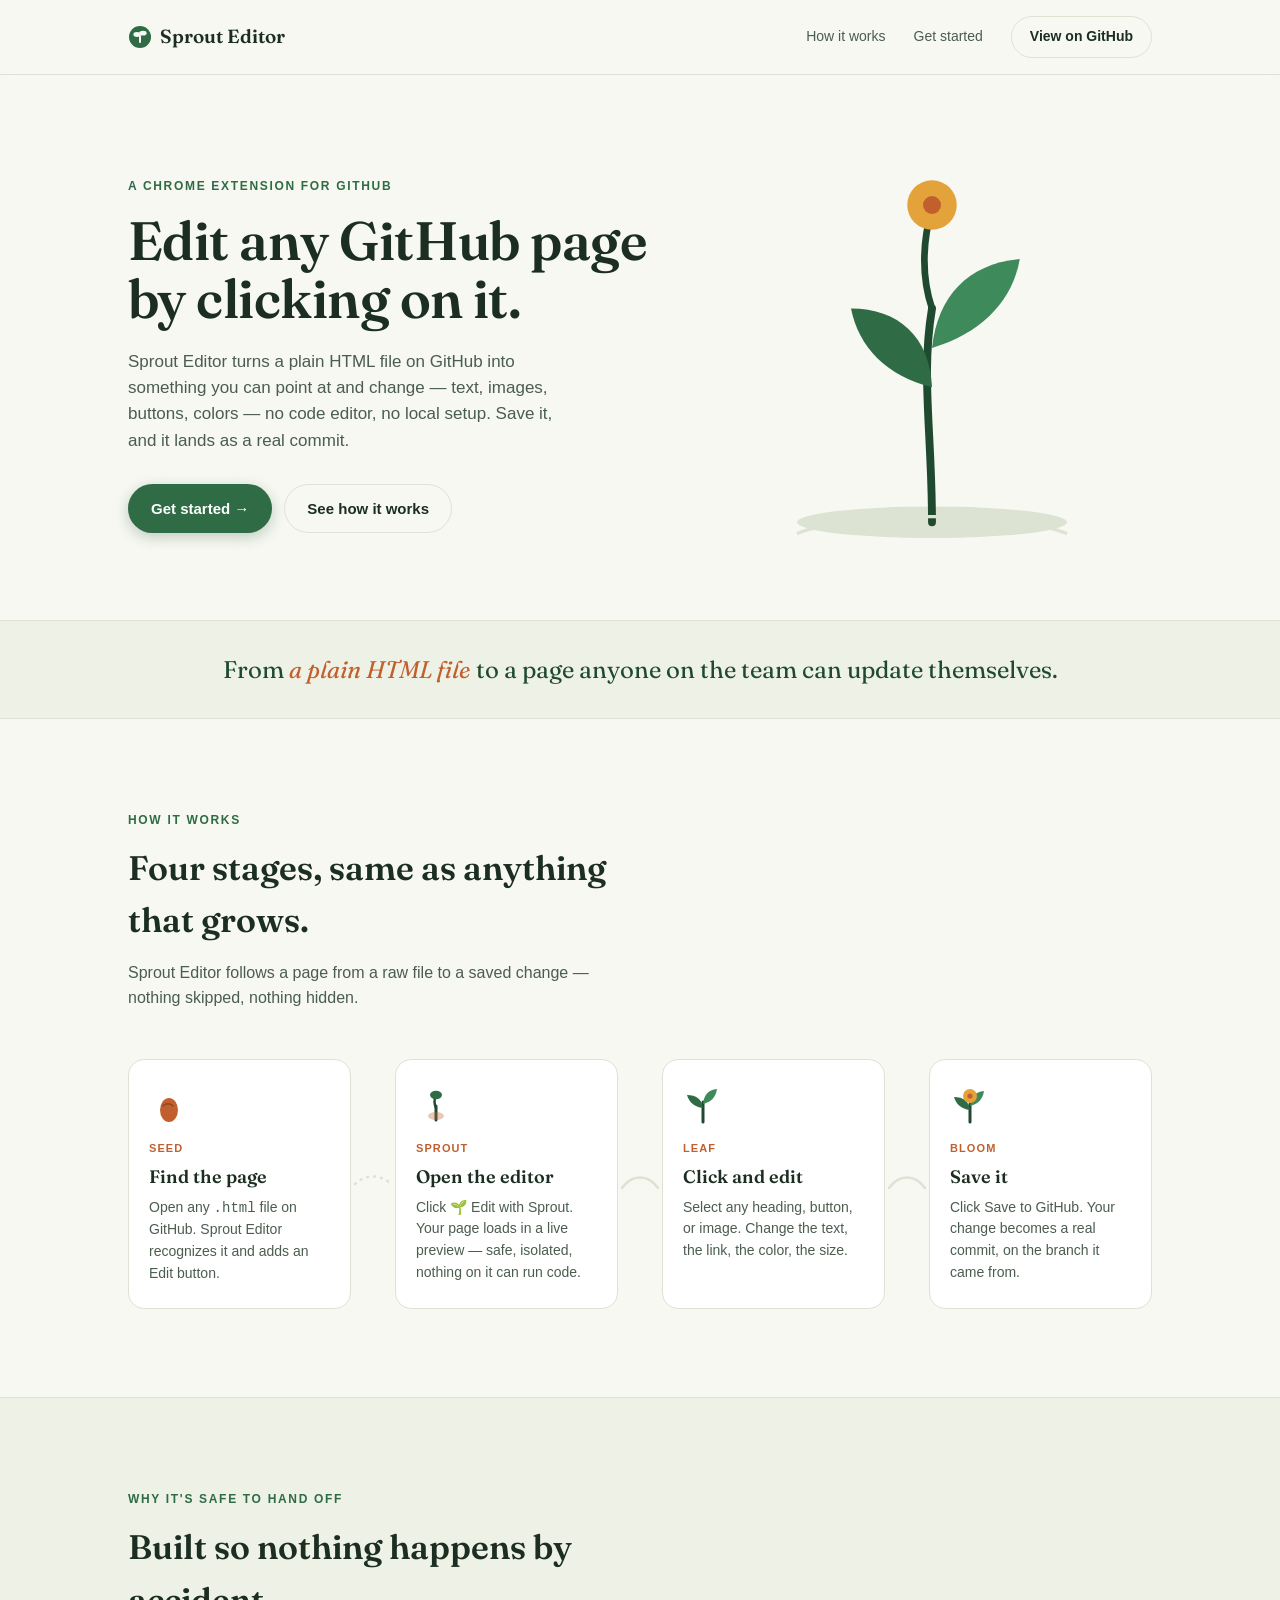
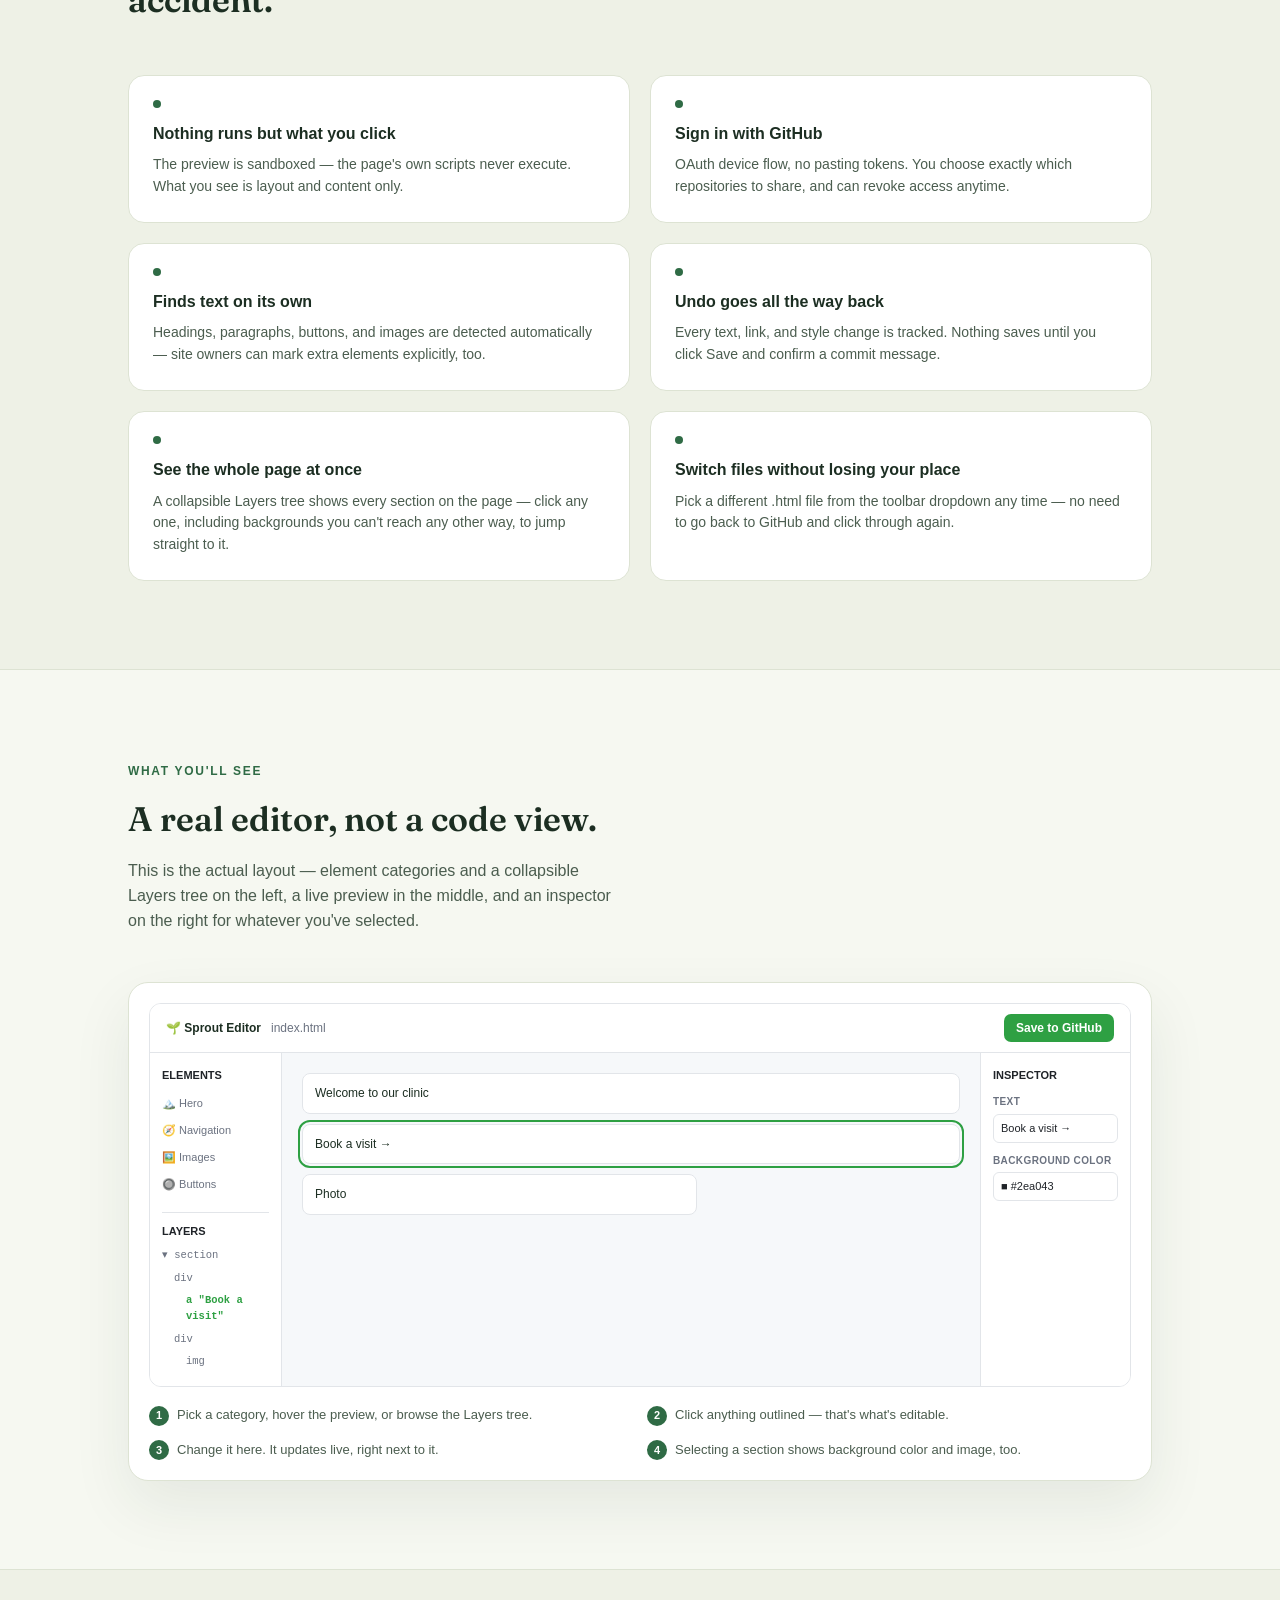
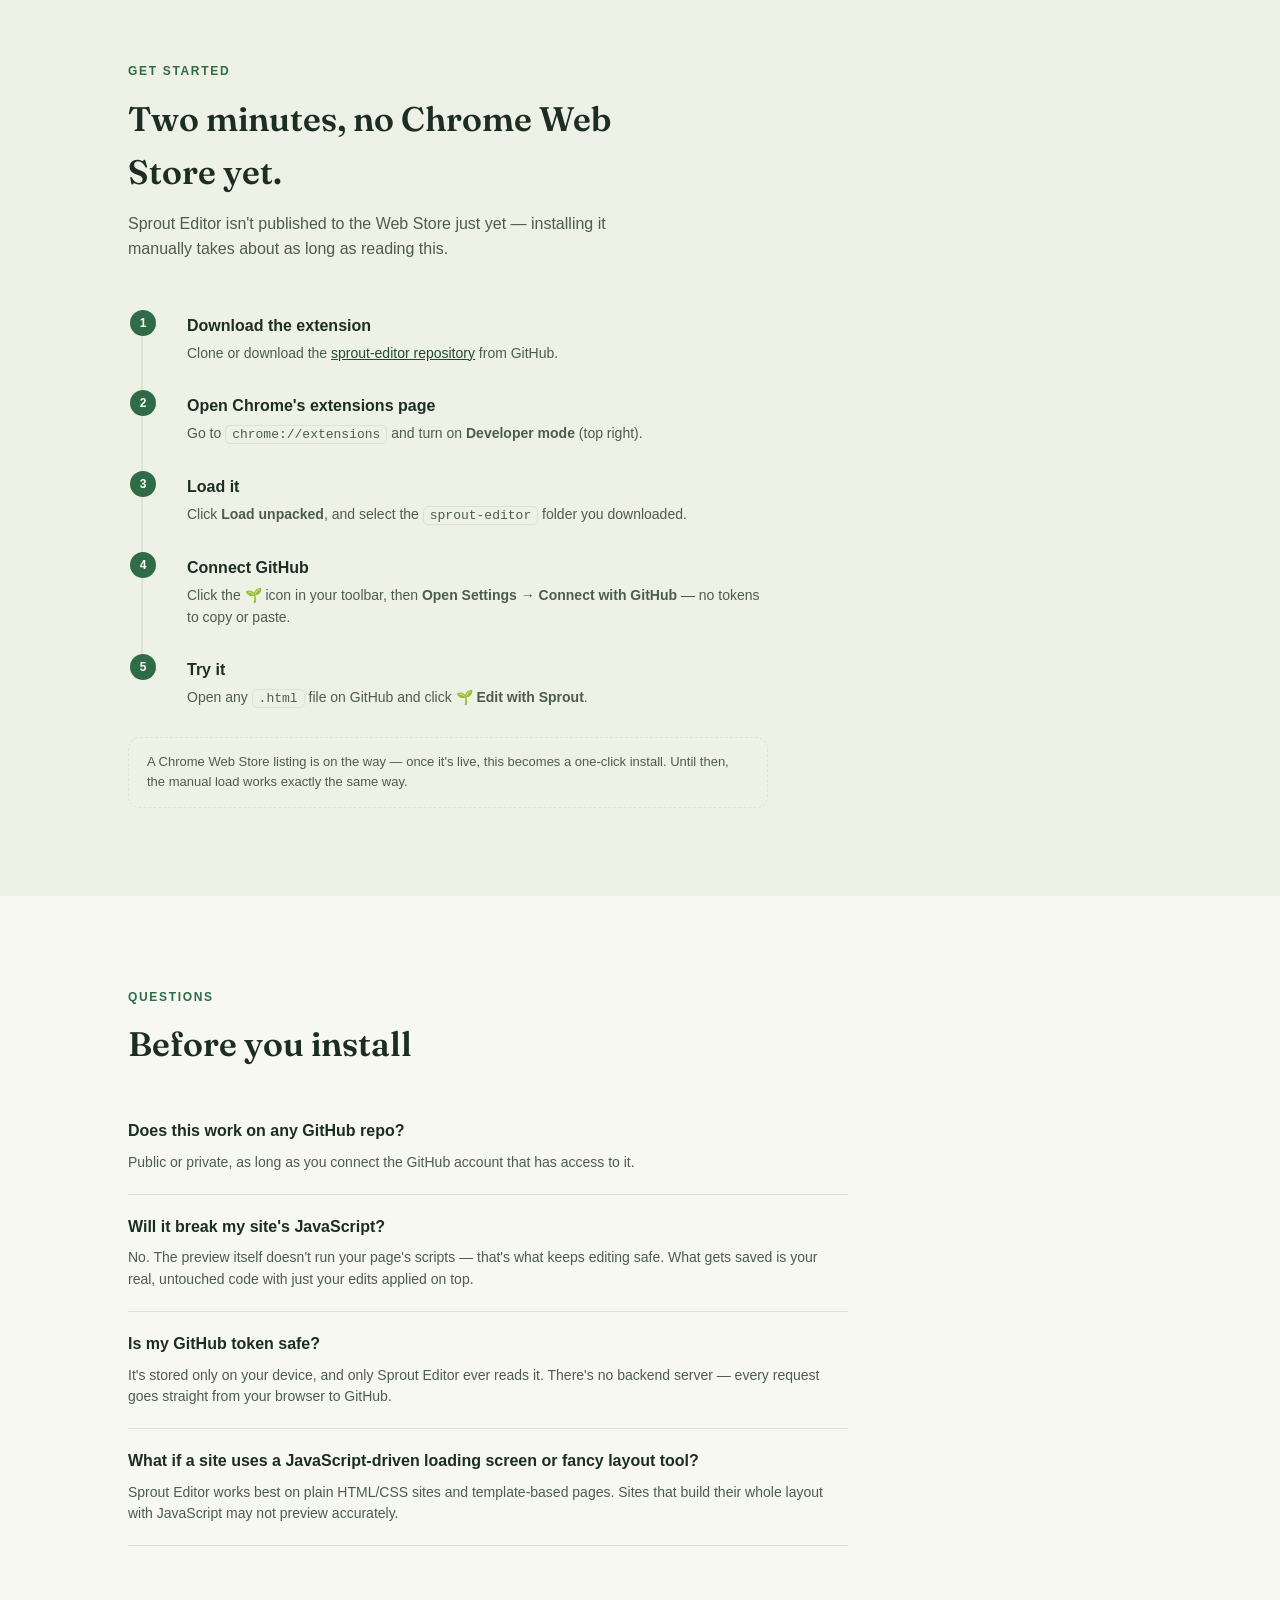
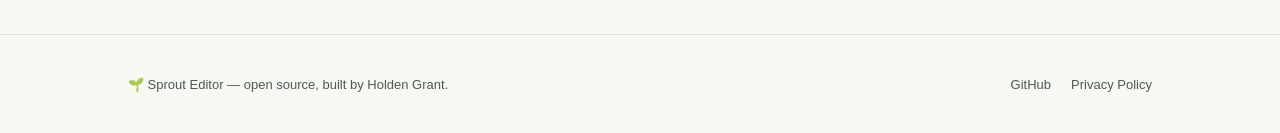
<file: docs/index.html>
<!doctype html>
<html lang="en">
<head>
<meta charset="utf-8" />
<meta name="viewport" content="width=device-width, initial-scale=1" />
<title>Sprout Editor — Edit any GitHub site by clicking on it</title>
<meta name="description" content="Sprout Editor is a Chrome extension that adds a visual, point-and-click editor to GitHub HTML files. No code editor, no local setup — click text, swap images, save as a commit." />
<link rel="icon" href="assets/icons/icon48.png" />
<link rel="preconnect" href="https://fonts.googleapis.com">
<link rel="preconnect" href="https://fonts.gstatic.com" crossorigin>
<link href="https://fonts.googleapis.com/css2?family=Fraunces:ital,opsz,wght@0,9..144,400;0,9..144,600;1,9..144,500&amp;display=swap" rel="stylesheet">
<style>
  :root {
    --paper: #F6F8F1;
    --paper-deep: #EEF1E6;
    --card: #FFFFFF;
    --ink: #1C2E22;
    --ink-soft: #4B5D4F;
    --moss: #2F6B45;
    --moss-deep: #1F4A30;
    --terracotta: #C1602E;
    --marigold: #E3A23A;
    --line: #DDE3D3;
    --radius: 16px;
    --serif: "Fraunces", ui-serif, Georgia, serif;
    --sans: -apple-system, BlinkMacSystemFont, "Segoe UI", Roboto, Helvetica, Arial, sans-serif;
  }

  * { box-sizing: border-box; }

  html { scroll-behavior: smooth; }

  body {
    margin: 0;
    background: var(--paper);
    color: var(--ink);
    font-family: var(--sans);
    line-height: 1.55;
    -webkit-font-smoothing: antialiased;
  }

  img, svg { max-width: 100%; display: block; }

  a { color: inherit; }

  .wrap {
    max-width: 1080px;
    margin: 0 auto;
    padding: 0 28px;
  }

  h1, h2, h3 { font-family: var(--serif); font-weight: 600; margin: 0; color: var(--ink); }

  .eyebrow {
    font-family: var(--sans);
    font-size: 12px;
    font-weight: 700;
    letter-spacing: 0.14em;
    text-transform: uppercase;
    color: var(--moss);
  }

  .btn {
    display: inline-flex;
    align-items: center;
    gap: 8px;
    padding: 12px 22px;
    border-radius: 999px;
    font-size: 15px;
    font-weight: 600;
    text-decoration: none;
    border: 1px solid transparent;
    transition: transform 0.15s ease, filter 0.15s ease;
  }
  .btn:hover { transform: translateY(-1px); }
  .btn--primary { background: var(--moss); color: #fff; box-shadow: 0 4px 14px rgba(31,74,48,0.25); }
  .btn--primary:hover { filter: brightness(1.07); }
  .btn--ghost { background: transparent; color: var(--ink); border-color: var(--line); }
  .btn--ghost:hover { border-color: var(--moss); color: var(--moss-deep); }

  /* ---------- Nav ---------- */

  nav {
    position: sticky;
    top: 0;
    z-index: 20;
    background: rgba(246, 248, 241, 0.88);
    backdrop-filter: blur(8px);
    border-bottom: 1px solid var(--line);
  }
  nav .wrap {
    display: flex;
    align-items: center;
    justify-content: space-between;
    padding-top: 16px;
    padding-bottom: 16px;
  }
  .wordmark {
    font-family: var(--serif);
    font-weight: 600;
    font-size: 19px;
    text-decoration: none;
    color: var(--ink);
    display: flex;
    align-items: center;
    gap: 8px;
  }
  .nav-links {
    display: flex;
    align-items: center;
    gap: 28px;
    font-size: 14px;
    font-weight: 500;
  }
  .nav-links a:not(.btn) { text-decoration: none; color: var(--ink-soft); }
  .nav-links a:not(.btn):hover { color: var(--moss-deep); }
  .nav-links .btn { padding: 9px 18px; font-size: 14px; }

  /* ---------- Hero ---------- */

  .hero {
    padding: 76px 0 64px;
  }
  .hero .wrap {
    display: grid;
    grid-template-columns: 1.1fr 0.9fr;
    gap: 48px;
    align-items: center;
  }
  .hero h1 {
    font-size: clamp(34px, 4.6vw, 54px);
    line-height: 1.08;
    margin: 14px 0 20px;
    letter-spacing: -0.01em;
  }
  .hero p.lede {
    font-size: 17px;
    color: var(--ink-soft);
    max-width: 46ch;
    margin: 0 0 30px;
  }
  .hero-actions { display: flex; gap: 12px; flex-wrap: wrap; }

  .hero-art {
    position: relative;
    display: flex;
    align-items: center;
    justify-content: center;
  }
  .hero-art svg { width: 100%; height: auto; max-width: 360px; }

  @media (prefers-reduced-motion: no-preference) {
    .hero-sway { animation: sway 6s ease-in-out infinite alternate; transform-origin: 50% 92%; }
  }
  @keyframes sway {
    from { transform: rotate(-1.5deg); }
    to   { transform: rotate(1.5deg); }
  }

  /* ---------- Promise strip ---------- */

  .promise {
    border-top: 1px solid var(--line);
    border-bottom: 1px solid var(--line);
    background: var(--paper-deep);
  }
  .promise .wrap {
    padding: 30px 28px;
    text-align: center;
    font-family: var(--serif);
    font-size: clamp(18px, 2.4vw, 24px);
    color: var(--moss-deep);
  }
  .promise em { font-style: italic; color: var(--terracotta); }

  /* ---------- Section shell ---------- */

  section { padding: 88px 0; }
  .section-head { max-width: 56ch; margin-bottom: 48px; }
  .section-head h2 { font-size: clamp(26px, 3.2vw, 34px); margin: 10px 0 14px; }
  .section-head p { color: var(--ink-soft); font-size: 16px; margin: 0; }

  /* ---------- Growth stages ---------- */

  .stages {
    display: flex;
    align-items: stretch;
    gap: 0;
  }
  .stage-card {
    flex: 1;
    background: var(--card);
    border: 1px solid var(--line);
    border-radius: var(--radius);
    padding: 26px 20px 24px;
    text-align: left;
    opacity: 0;
    transform: translateY(14px);
    transition: opacity 0.5s ease, transform 0.5s ease;
  }
  .stage-card.is-visible { opacity: 1; transform: translateY(0); }
  .stage-icon { width: 40px; height: 40px; margin-bottom: 14px; }
  .stage-label {
    font-size: 11px;
    font-weight: 700;
    letter-spacing: 0.1em;
    text-transform: uppercase;
    color: var(--terracotta);
    margin-bottom: 6px;
  }
  .stage-card h3 { font-size: 18px; margin-bottom: 6px; }
  .stage-card p { font-size: 14px; color: var(--ink-soft); margin: 0; }
  .sprig { flex: 0 0 auto; width: 44px; display: flex; align-items: center; justify-content: center; }
  .sprig svg { width: 40px; height: 32px; }

  @media (max-width: 860px) {
    .stages { flex-direction: column; }
    .sprig { width: auto; height: 32px; }
    .sprig svg { transform: rotate(90deg); width: 28px; height: 22px; margin: 0 auto; }
  }

  /* ---------- Feature grid ---------- */

  .features {
    display: grid;
    grid-template-columns: repeat(2, 1fr);
    gap: 20px;
  }
  .feature {
    background: var(--card);
    border: 1px solid var(--line);
    border-radius: var(--radius);
    padding: 24px;
  }
  .feature h3 { font-size: 16px; margin-bottom: 8px; font-family: var(--sans); font-weight: 700; }
  .feature p { font-size: 14px; color: var(--ink-soft); margin: 0; }
  .feature .dot { width: 8px; height: 8px; border-radius: 50%; background: var(--moss); margin-bottom: 14px; }

  @media (max-width: 700px) { .features { grid-template-columns: 1fr; } }

  /* ---------- Product diagram (uses the REAL product's own colors) ---------- */

  .diagram-shell {
    background: var(--card);
    border: 1px solid var(--line);
    border-radius: 20px;
    padding: 20px;
    box-shadow: 0 24px 60px rgba(28,46,34,0.08);
  }
  .diagram {
    --p-green: #2ea043;
    --p-bg: #f6f8fa;
    --p-panel: #ffffff;
    --p-border: #e2e5e9;
    border: 1px solid var(--p-border);
    border-radius: 12px;
    overflow: hidden;
    font-family: var(--sans);
  }
  .diagram-toolbar {
    display: flex;
    align-items: center;
    justify-content: space-between;
    padding: 10px 16px;
    background: var(--p-panel);
    border-bottom: 1px solid var(--p-border);
    font-size: 12px;
  }
  .diagram-toolbar .brand { font-weight: 700; }
  .diagram-toolbar .save {
    background: var(--p-green);
    color: #fff;
    padding: 5px 12px;
    border-radius: 7px;
    font-weight: 600;
  }
  .diagram-body { display: grid; grid-template-columns: 132px 1fr 150px; min-height: 220px; }
  .diagram-col { padding: 14px 12px; font-size: 11px; }
  .diagram-sidebar { background: var(--p-panel); border-right: 1px solid var(--p-border); color: #6b7280; }
  .diagram-sidebar .item { padding: 5px 0; }
  .diagram-layers-title { margin: 14px 0 4px; padding-top: 10px; border-top: 1px solid var(--p-border); }
  .diagram-layer-row { padding: 3px 0; font-family: ui-monospace, SFMono-Regular, monospace; font-size: 10.5px; }
  .diagram-layer-row.is-active { color: var(--p-green); font-weight: 600; }
  .diagram-canvas { background: var(--p-bg); position: relative; padding: 20px; }
  .diagram-canvas .block { background: #fff; border-radius: 8px; padding: 10px 12px; font-size: 12px; margin-bottom: 10px; border: 1px solid var(--p-border); }
  .diagram-canvas .selected { outline: 2px solid var(--p-green); outline-offset: 2px; }
  .diagram-inspector { background: var(--p-panel); border-left: 1px solid var(--p-border); color: #374151; }
  .diagram-inspector .field-label { font-weight: 700; font-size: 10px; margin: 10px 0 4px; text-transform: uppercase; letter-spacing: 0.04em; color: #6b7280; }
  .diagram-inspector .field { border: 1px solid var(--p-border); border-radius: 6px; padding: 5px 7px; font-size: 11px; color: #1f2328; }

  .callouts { margin-top: 18px; display: grid; grid-template-columns: repeat(2, 1fr); gap: 14px; }
  .callout { font-size: 13px; color: var(--ink-soft); }
  .callout .num {
    display: inline-flex; align-items: center; justify-content: center;
    width: 20px; height: 20px; border-radius: 50%;
    background: var(--moss); color: #fff; font-size: 11px; font-weight: 700;
    margin-right: 8px;
  }

  @media (max-width: 760px) {
    .diagram-body { grid-template-columns: 1fr; }
    .diagram-sidebar, .diagram-inspector { display: none; }
    .callouts { grid-template-columns: 1fr; }
  }

  /* ---------- Get started ---------- */

  .steps { counter-reset: step; list-style: none; margin: 0; padding: 0; max-width: 640px; }
  .steps li {
    counter-increment: step;
    position: relative;
    padding: 4px 0 26px 44px;
    border-left: 2px solid var(--line);
    margin-left: 13px;
  }
  .steps li:last-child { border-left-color: transparent; padding-bottom: 0; }
  .steps li::before {
    content: counter(step);
    position: absolute;
    left: -13px;
    top: 0;
    width: 26px;
    height: 26px;
    border-radius: 50%;
    background: var(--moss);
    color: #fff;
    font-size: 12px;
    font-weight: 700;
    display: flex;
    align-items: center;
    justify-content: center;
  }
  .steps h3 { font-size: 16px; font-family: var(--sans); font-weight: 700; margin-bottom: 4px; }
  .steps p { margin: 0; font-size: 14px; color: var(--ink-soft); }
  .steps code {
    background: var(--paper-deep);
    border: 1px solid var(--line);
    padding: 1px 6px;
    border-radius: 5px;
    font-size: 13px;
  }
  .note {
    margin-top: 28px;
    padding: 14px 18px;
    background: var(--paper-deep);
    border: 1px dashed var(--line);
    border-radius: 12px;
    font-size: 13px;
    color: var(--ink-soft);
    max-width: 640px;
  }

  /* ---------- FAQ ---------- */

  .faq { max-width: 720px; }
  .faq-item { border-bottom: 1px solid var(--line); padding: 20px 0; }
  .faq-item:first-child { padding-top: 0; }
  .faq-item h3 { font-size: 16px; font-family: var(--sans); font-weight: 700; margin-bottom: 8px; }
  .faq-item p { margin: 0; font-size: 14px; color: var(--ink-soft); }

  /* ---------- Footer ---------- */

  footer { border-top: 1px solid var(--line); padding: 40px 0; }
  footer .wrap {
    display: flex;
    align-items: center;
    justify-content: space-between;
    flex-wrap: wrap;
    gap: 16px;
    font-size: 13px;
    color: var(--ink-soft);
  }
  footer a { text-decoration: none; }
  footer a:hover { color: var(--moss-deep); }
  .footer-links { display: flex; gap: 20px; }

  @media (max-width: 860px) {
    .hero .wrap { grid-template-columns: 1fr; }
    .hero-art { order: -1; }
    .hero-art svg { max-width: 220px; }
  }
</style>
</head>
<body>

<nav>
  <div class="wrap">
    <a class="wordmark" href="#top">
      <svg width="24" height="24" viewBox="0 0 24 24" fill="none"><circle cx="12" cy="12" r="11" fill="#2F6B45"/><path d="M12 17V11" stroke="#F6F8F1" stroke-width="2" stroke-linecap="round"/><ellipse cx="9" cy="9.5" rx="3.6" ry="2.4" fill="#F6F8F1"/><ellipse cx="15" cy="8.2" rx="3.6" ry="2.4" fill="#F6F8F1"/></svg>
      Sprout Editor
    </a>
    <div class="nav-links">
      <a href="#how">How it works</a>
      <a href="#start">Get started</a>
      <a class="btn btn--ghost" href="https://github.com/HoldenGrant/sprout-editor" target="_blank" rel="noopener">View on GitHub</a>
    </div>
  </div>
</nav>

<header class="hero" id="top">
  <div class="wrap">
    <div>
      <span class="eyebrow">A Chrome extension for GitHub</span>
      <h1>Edit any GitHub page by clicking on it.</h1>
      <p class="lede">Sprout Editor turns a plain HTML file on GitHub into something you can point at and change — text, images, buttons, colors — no code editor, no local setup. Save it, and it lands as a real commit.</p>
      <div class="hero-actions">
        <a class="btn btn--primary" href="#start">Get started →</a>
        <a class="btn btn--ghost" href="#how">See how it works</a>
      </div>
    </div>
    <div class="hero-art" aria-hidden="true">
      <svg class="hero-sway" viewBox="0 0 320 360" fill="none" xmlns="http://www.w3.org/2000/svg">
        <ellipse cx="160" cy="330" rx="120" ry="14" fill="#DDE3D3"/>
        <path d="M160 330 C160 250 150 200 160 140" stroke="#1F4A30" stroke-width="7" stroke-linecap="round"/>
        <path d="M160 210 C120 200 95 175 88 140 C130 140 158 165 160 210Z" fill="#2F6B45"/>
        <path d="M160 175 C205 162 232 132 238 96 C193 100 165 128 160 175Z" fill="#3E8A5B"/>
        <path d="M160 140 C150 110 152 78 160 52" stroke="#1F4A30" stroke-width="6" stroke-linecap="round"/>
        <circle cx="160" cy="48" r="22" fill="#E3A23A"/>
        <circle cx="160" cy="48" r="8" fill="#C1602E"/>
        <path d="M40 340 C90 320 230 320 280 340" stroke="#DDE3D3" stroke-width="3" fill="none"/>
      </svg>
    </div>
  </div>
</header>

<div class="promise">
  <div class="wrap">From <em>a plain HTML file</em> to a page anyone on the team can update themselves.</div>
</div>

<section id="how">
  <div class="wrap">
    <div class="section-head">
      <span class="eyebrow">How it works</span>
      <h2>Four stages, same as anything that grows.</h2>
      <p>Sprout Editor follows a page from a raw file to a saved change — nothing skipped, nothing hidden.</p>
    </div>

    <div class="stages" id="stagesRow">
      <div class="stage-card">
        <svg class="stage-icon" viewBox="0 0 40 40" fill="none"><ellipse cx="20" cy="24" rx="9" ry="12" fill="#C1602E"/><path d="M14 20c2-3 8-3 10 0" stroke="#8C471F" stroke-width="1.4" stroke-linecap="round"/></svg>
        <div class="stage-label">Seed</div>
        <h3>Find the page</h3>
        <p>Open any <code>.html</code> file on GitHub. Sprout Editor recognizes it and adds an Edit button.</p>
      </div>

      <div class="sprig" aria-hidden="true"><svg viewBox="0 0 40 32"><path d="M2 16c10-10 26-10 36 0" stroke="#DDE3D3" stroke-width="2.5" fill="none" stroke-dasharray="1 6" stroke-linecap="round"/></svg></div>

      <div class="stage-card">
        <svg class="stage-icon" viewBox="0 0 40 40" fill="none"><path d="M20 34V20" stroke="#1F4A30" stroke-width="3" stroke-linecap="round"/><path d="M20 22c-3-6-1-11 0-14" stroke="#1F4A30" stroke-width="2.5" stroke-linecap="round" fill="none"/><ellipse cx="20" cy="9" rx="6" ry="4.2" fill="#2F6B45"/><ellipse cx="20" cy="30" rx="8" ry="4" fill="#C1602E" opacity="0.35"/></svg>
        <div class="stage-label">Sprout</div>
        <h3>Open the editor</h3>
        <p>Click 🌱 Edit with Sprout. Your page loads in a live preview — safe, isolated, nothing on it can run code.</p>
      </div>

      <div class="sprig" aria-hidden="true"><svg viewBox="0 0 40 32"><path d="M2 20c10-14 26-14 36 0" stroke="#DDE3D3" stroke-width="2.5" fill="none" stroke-linecap="round"/></svg></div>

      <div class="stage-card">
        <svg class="stage-icon" viewBox="0 0 40 40" fill="none"><path d="M20 36V16" stroke="#1F4A30" stroke-width="3" stroke-linecap="round"/><path d="M20 22c-9-1-14-6-16-13 9 0 15 4 16 13Z" fill="#2F6B45"/><path d="M20 18c9-2 13-8 14-15 -9 1-13 6-14 15Z" fill="#3E8A5B"/></svg>
        <div class="stage-label">Leaf</div>
        <h3>Click and edit</h3>
        <p>Select any heading, button, or image. Change the text, the link, the color, the size.</p>
      </div>

      <div class="sprig" aria-hidden="true"><svg viewBox="0 0 40 32"><path d="M2 20c10-14 26-14 36 0" stroke="#DDE3D3" stroke-width="2.5" fill="none" stroke-linecap="round"/></svg></div>

      <div class="stage-card">
        <svg class="stage-icon" viewBox="0 0 40 40" fill="none"><path d="M20 36V18" stroke="#1F4A30" stroke-width="3" stroke-linecap="round"/><path d="M20 24c-9-1-14-6-16-13 9 0 15 4 16 13Z" fill="#2F6B45"/><path d="M20 20c9-2 13-8 14-15 -9 1-13 6-14 15Z" fill="#3E8A5B"/><circle cx="20" cy="10" r="7" fill="#E3A23A"/><circle cx="20" cy="10" r="2.6" fill="#C1602E"/></svg>
        <div class="stage-label">Bloom</div>
        <h3>Save it</h3>
        <p>Click Save to GitHub. Your change becomes a real commit, on the branch it came from.</p>
      </div>
    </div>
  </div>
</section>

<section id="features" style="background:var(--paper-deep); border-top:1px solid var(--line); border-bottom:1px solid var(--line);">
  <div class="wrap">
    <div class="section-head">
      <span class="eyebrow">Why it's safe to hand off</span>
      <h2>Built so nothing happens by accident.</h2>
    </div>
    <div class="features">
      <div class="feature"><div class="dot"></div><h3>Nothing runs but what you click</h3><p>The preview is sandboxed — the page's own scripts never execute. What you see is layout and content only.</p></div>
      <div class="feature"><div class="dot"></div><h3>Sign in with GitHub</h3><p>OAuth device flow, no pasting tokens. You choose exactly which repositories to share, and can revoke access anytime.</p></div>
      <div class="feature"><div class="dot"></div><h3>Finds text on its own</h3><p>Headings, paragraphs, buttons, and images are detected automatically — site owners can mark extra elements explicitly, too.</p></div>
      <div class="feature"><div class="dot"></div><h3>Undo goes all the way back</h3><p>Every text, link, and style change is tracked. Nothing saves until you click Save and confirm a commit message.</p></div>
      <div class="feature"><div class="dot"></div><h3>See the whole page at once</h3><p>A collapsible Layers tree shows every section on the page — click any one, including backgrounds you can't reach any other way, to jump straight to it.</p></div>
      <div class="feature"><div class="dot"></div><h3>Switch files without losing your place</h3><p>Pick a different .html file from the toolbar dropdown any time — no need to go back to GitHub and click through again.</p></div>
    </div>
  </div>
</section>

<section id="diagram">
  <div class="wrap">
    <div class="section-head">
      <span class="eyebrow">What you'll see</span>
      <h2>A real editor, not a code view.</h2>
      <p>This is the actual layout — element categories and a collapsible Layers tree on the left, a live preview in the middle, and an inspector on the right for whatever you've selected.</p>
    </div>

    <div class="diagram-shell">
      <div class="diagram">
        <div class="diagram-toolbar">
          <span class="brand">🌱 Sprout Editor &nbsp; <span style="color:#6b7280; font-weight:400;">index.html</span></span>
          <span class="save">Save to GitHub</span>
        </div>
        <div class="diagram-body">
          <div class="diagram-col diagram-sidebar">
            <div style="font-weight:700; color:#1f2328; margin-bottom:6px;">ELEMENTS</div>
            <div class="item">🏔️ Hero</div>
            <div class="item">🧭 Navigation</div>
            <div class="item">🖼️ Images</div>
            <div class="item">🔘 Buttons</div>

            <div class="diagram-layers-title" style="font-weight:700; color:#1f2328;">LAYERS</div>
            <div class="diagram-layer-row">▾ section</div>
            <div class="diagram-layer-row" style="padding-left:12px;">div</div>
            <div class="diagram-layer-row is-active" style="padding-left:24px;">a "Book a visit"</div>
            <div class="diagram-layer-row" style="padding-left:12px;">div</div>
            <div class="diagram-layer-row" style="padding-left:24px;">img</div>
          </div>
          <div class="diagram-col diagram-canvas">
            <div class="block">Welcome to our clinic</div>
            <div class="block selected">Book a visit →</div>
            <div class="block" style="width:60%;">Photo</div>
          </div>
          <div class="diagram-col diagram-inspector">
            <div style="font-weight:700; color:#1f2328;">INSPECTOR</div>
            <div class="field-label">Text</div>
            <div class="field">Book a visit →</div>
            <div class="field-label">Background color</div>
            <div class="field">■ #2ea043</div>
          </div>
        </div>
      </div>

      <div class="callouts">
        <div class="callout"><span class="num">1</span>Pick a category, hover the preview, or browse the Layers tree.</div>
        <div class="callout"><span class="num">2</span>Click anything outlined — that's what's editable.</div>
        <div class="callout"><span class="num">3</span>Change it here. It updates live, right next to it.</div>
        <div class="callout"><span class="num">4</span>Selecting a section shows background color and image, too.</div>
      </div>
    </div>
  </div>
</section>

<section id="start" style="background:var(--paper-deep); border-top:1px solid var(--line);">
  <div class="wrap">
    <div class="section-head">
      <span class="eyebrow">Get started</span>
      <h2>Two minutes, no Chrome Web Store yet.</h2>
      <p>Sprout Editor isn't published to the Web Store just yet — installing it manually takes about as long as reading this.</p>
    </div>

    <ol class="steps">
      <li>
        <h3>Download the extension</h3>
        <p>Clone or download the <a href="https://github.com/HoldenGrant/sprout-editor" target="_blank" rel="noopener" style="color:var(--moss-deep);">sprout-editor repository</a> from GitHub.</p>
      </li>
      <li>
        <h3>Open Chrome's extensions page</h3>
        <p>Go to <code>chrome://extensions</code> and turn on <strong>Developer mode</strong> (top right).</p>
      </li>
      <li>
        <h3>Load it</h3>
        <p>Click <strong>Load unpacked</strong>, and select the <code>sprout-editor</code> folder you downloaded.</p>
      </li>
      <li>
        <h3>Connect GitHub</h3>
        <p>Click the 🌱 icon in your toolbar, then <strong>Open Settings</strong> → <strong>Connect with GitHub</strong> — no tokens to copy or paste.</p>
      </li>
      <li>
        <h3>Try it</h3>
        <p>Open any <code>.html</code> file on GitHub and click <strong>🌱 Edit with Sprout</strong>.</p>
      </li>
    </ol>

    <div class="note">A Chrome Web Store listing is on the way — once it's live, this becomes a one-click install. Until then, the manual load works exactly the same way.</div>
  </div>
</section>

<section id="faq">
  <div class="wrap">
    <div class="section-head">
      <span class="eyebrow">Questions</span>
      <h2>Before you install</h2>
    </div>
    <div class="faq">
      <div class="faq-item"><h3>Does this work on any GitHub repo?</h3><p>Public or private, as long as you connect the GitHub account that has access to it.</p></div>
      <div class="faq-item"><h3>Will it break my site's JavaScript?</h3><p>No. The preview itself doesn't run your page's scripts — that's what keeps editing safe. What gets saved is your real, untouched code with just your edits applied on top.</p></div>
      <div class="faq-item"><h3>Is my GitHub token safe?</h3><p>It's stored only on your device, and only Sprout Editor ever reads it. There's no backend server — every request goes straight from your browser to GitHub.</p></div>
      <div class="faq-item"><h3>What if a site uses a JavaScript-driven loading screen or fancy layout tool?</h3><p>Sprout Editor works best on plain HTML/CSS sites and template-based pages. Sites that build their whole layout with JavaScript may not preview accurately.</p></div>
    </div>
  </div>
</section>

<footer>
  <div class="wrap">
    <span>🌱 Sprout Editor — open source, built by <a href="https://github.com/HoldenGrant" target="_blank" rel="noopener">Holden Grant</a>.</span>
    <div class="footer-links">
      <a href="https://github.com/HoldenGrant/sprout-editor" target="_blank" rel="noopener">GitHub</a>
      <a href="webstore/privacy-policy.html">Privacy Policy</a>
    </div>
  </div>
</footer>

<script>
  // Stagger the growth-stage cards in as they scroll into view. Respects
  // reduced-motion by just... not needing to do anything extra — the CSS
  // transition duration is short enough (0.5s) that we don't gate this
  // separately, but we do skip the stagger delay entirely if requested.
  const stageCards = document.querySelectorAll('.stage-card');
  const reduceMotion = window.matchMedia('(prefers-reduced-motion: reduce)').matches;

  const observer = new IntersectionObserver((entries) => {
    entries.forEach((entry, i) => {
      if (entry.isIntersecting) {
        const delay = reduceMotion ? 0 : i * 90;
        setTimeout(() => entry.target.classList.add('is-visible'), delay);
        observer.unobserve(entry.target);
      }
    });
  }, { threshold: 0.15 });

  stageCards.forEach((card) => observer.observe(card));
</script>

</body>
</html>
</file>
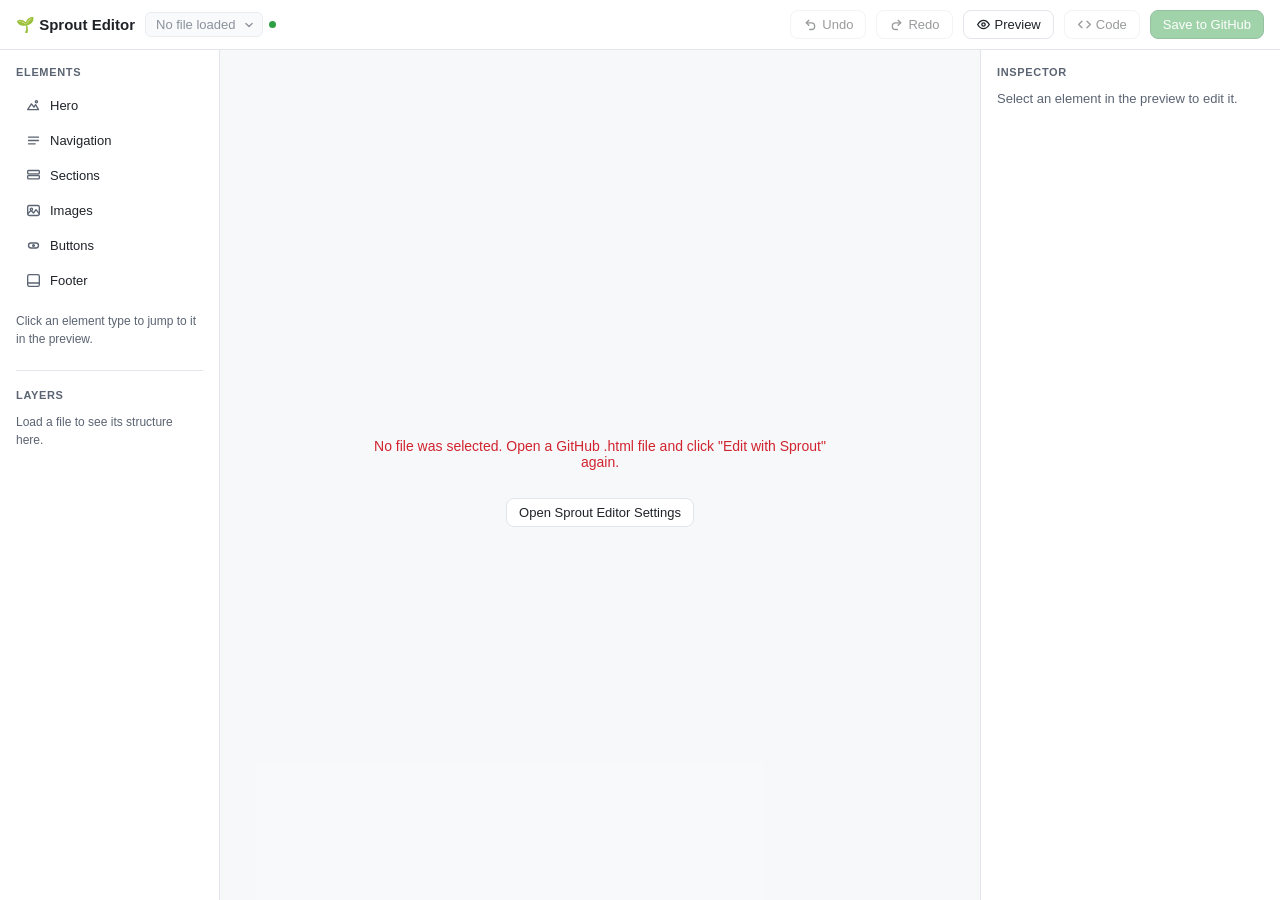
<file: editor/editor.html>
<!doctype html>
<html lang="en">
<head>
  <meta charset="utf-8" />
  <meta name="viewport" content="width=device-width, initial-scale=1" />
  <title>Sprout Editor</title>
  <link rel="icon" href="../assets/icons/icon48.png" />
  <link rel="stylesheet" href="editor.css" />
</head>
<body>
  <!-- Shared icon set. Referenced via <use href="#icon-x">; keeps every icon
       one consistent stroke/weight instead of mixing emoji glyphs. -->
  <svg width="0" height="0" style="position:absolute" aria-hidden="true">
    <defs>
      <g id="icon-undo"><path d="M4 7h6a4 4 0 1 1 0 8H8"/><path d="M7 4 4 7l3 3"/></g>
      <g id="icon-redo"><path d="M14 7H8a4 4 0 1 0 0 8h2"/><path d="M11 4l3 3-3 3"/></g>
      <g id="icon-eye"><path d="M2 9s3-5 7-5 7 5 7 5-3 5-7 5-7-5-7-5Z"/><circle cx="9" cy="9" r="2"/></g>
      <g id="icon-eye-off"><path d="M2 9s3-5 7-5c1.5 0 2.8.4 4 1.1M16 9s-1.3 2.1-3.3 3.5M9 14c-4 0-7-5-7-5"/><path d="M3 3l12 12"/></g>
      <g id="icon-hero"><path d="M2 14l4.5-7 3 4 2-3L15 14Z"/><circle cx="12.5" cy="4.5" r="1.3"/></g>
      <g id="icon-nav"><line x1="3" y1="5" x2="15" y2="5"/><line x1="3" y1="9" x2="15" y2="9"/><line x1="3" y1="13" x2="11" y2="13"/></g>
      <g id="icon-sections"><rect x="2" y="3" width="14" height="4" rx="1"/><rect x="2" y="9" width="14" height="4" rx="1"/></g>
      <g id="icon-image"><rect x="2" y="3" width="14" height="12" rx="2"/><circle cx="6.5" cy="7.5" r="1.4"/><path d="M2 13l4-4 3 3 3-4 4 5"/></g>
      <g id="icon-button"><rect x="3" y="6" width="12" height="6" rx="3"/><circle cx="9" cy="9" r="1"/></g>
      <g id="icon-footer"><rect x="2" y="2" width="14" height="14" rx="2"/><line x1="2" y1="12" x2="16" y2="12"/></g>
      <g id="icon-code"><path d="M6 5 2 9l4 4"/><path d="M12 5l4 4-4 4"/></g>
      <g id="icon-copy"><rect x="6" y="6" width="9" height="9" rx="1.5"/><path d="M4 11V4a1 1 0 0 1 1-1h7"/></g>
      <g id="icon-check"><path d="M4 9.5l3 3 7-7"/></g>
    </defs>
  </svg>

  <div id="app" class="sprout-app">

    <!-- Top toolbar -->
    <header class="sprout-toolbar">
      <div class="sprout-toolbar__left">
        <span class="sprout-brand">🌱 Sprout Editor</span>
        <span class="sprout-file-switcher-wrap">
          <select id="fileSwitcher" class="sprout-file-switcher" title="Switch which file you're editing" aria-label="Current file" disabled>
            <option>No file loaded</option>
          </select>
          <span id="dirtyIndicator" class="sprout-dirty-dot sprout-hidden" title="Unsaved changes"></span>
        </span>
      </div>
      <div class="sprout-toolbar__right">
        <button id="undoBtn" class="sprout-btn" title="Undo (Ctrl/Cmd+Z)" disabled>
          <svg class="sprout-icon" viewBox="0 0 18 18"><use href="#icon-undo"/></svg>
          Undo
        </button>
        <button id="redoBtn" class="sprout-btn" title="Redo (Ctrl/Cmd+Shift+Z)" disabled>
          <svg class="sprout-icon" viewBox="0 0 18 18"><use href="#icon-redo"/></svg>
          Redo
        </button>
        <button id="previewBtn" class="sprout-btn" title="Toggle editor outlines">
          <svg class="sprout-icon sprout-icon--eye" viewBox="0 0 18 18"><use href="#icon-eye"/></svg>
          <svg class="sprout-icon sprout-icon--eye-off" viewBox="0 0 18 18"><use href="#icon-eye-off"/></svg>
          <span id="previewBtnLabel">Preview</span>
        </button>
        <button id="codeViewBtn" class="sprout-btn" title="View the HTML this will save" disabled>
          <svg class="sprout-icon" viewBox="0 0 18 18"><use href="#icon-code"/></svg>
          Code
        </button>
        <button id="saveBtn" class="sprout-btn sprout-btn--primary" disabled>
          Save to GitHub
        </button>
      </div>
    </header>

    <div class="sprout-body" id="editorBody">

      <!-- Left sidebar -->
      <aside class="sprout-sidebar" id="sidebar">
        <h2 class="sprout-sidebar__title">Elements</h2>
        <ul class="sprout-element-list" id="elementList">
          <li class="sprout-element-item" data-category="hero" role="button" tabindex="0"><svg class="sprout-icon" viewBox="0 0 18 18"><use href="#icon-hero"/></svg>Hero</li>
          <li class="sprout-element-item" data-category="nav" role="button" tabindex="0"><svg class="sprout-icon" viewBox="0 0 18 18"><use href="#icon-nav"/></svg>Navigation</li>
          <li class="sprout-element-item" data-category="section" role="button" tabindex="0"><svg class="sprout-icon" viewBox="0 0 18 18"><use href="#icon-sections"/></svg>Sections</li>
          <li class="sprout-element-item" data-category="image" role="button" tabindex="0"><svg class="sprout-icon" viewBox="0 0 18 18"><use href="#icon-image"/></svg>Images</li>
          <li class="sprout-element-item" data-category="button" role="button" tabindex="0"><svg class="sprout-icon" viewBox="0 0 18 18"><use href="#icon-button"/></svg>Buttons</li>
          <li class="sprout-element-item" data-category="footer" role="button" tabindex="0"><svg class="sprout-icon" viewBox="0 0 18 18"><use href="#icon-footer"/></svg>Footer</li>
        </ul>
        <p class="sprout-sidebar__hint">Click an element type to jump to it in the preview.</p>

        <h2 class="sprout-sidebar__title sprout-layers-title">Layers</h2>
        <div id="layersTree" class="sprout-layers-tree-wrap">
          <p class="sprout-sidebar__hint">Load a file to see its structure here.</p>
        </div>
      </aside>

      <!-- Main canvas -->
      <main class="sprout-canvas-wrap">
        <div id="statusOverlay" class="sprout-status-overlay">
          <div class="sprout-status-content">
            <div id="statusSpinner" class="sprout-spinner" aria-hidden="true"></div>
            <p id="statusMessage">Loading file from GitHub…</p>
            <button id="statusSettingsBtn" class="sprout-btn sprout-hidden" type="button">
              Open Sprout Editor Settings
            </button>
          </div>
        </div>
        <iframe
          id="previewFrame"
          class="sprout-preview-frame"
          title="Website preview"
          sandbox="allow-same-origin"
        ></iframe>
      </main>

      <!-- Right inspector -->
      <aside class="sprout-inspector" id="inspector">
        <h2 class="sprout-inspector__title">Inspector</h2>
        <div id="inspectorBody" class="sprout-inspector__body">
          <p class="sprout-inspector__empty">Select an element in the preview to edit it.</p>
        </div>
      </aside>

    </div>
  </div>

  <!-- Save modal -->
  <div id="saveModal" class="sprout-modal-backdrop sprout-hidden">
    <div class="sprout-modal">
      <h2>Save changes</h2>
      <div class="sprout-modal__row">
        <label>File</label>
        <div id="saveModalFileName" class="sprout-modal__filename">index.html</div>
      </div>
      <div class="sprout-modal__row">
        <label for="commitMessageInput">Commit message</label>
        <input id="commitMessageInput" type="text" />
      </div>
      <div id="saveModalError" class="sprout-modal__error sprout-hidden"></div>
      <div class="sprout-modal__actions">
        <button id="saveModalCancel" class="sprout-btn">Cancel</button>
        <button id="saveModalConfirm" class="sprout-btn sprout-btn--primary">Save Changes</button>
      </div>
    </div>
  </div>

  <!-- Code view modal -->
  <div id="codeViewModal" class="sprout-modal-backdrop sprout-hidden">
    <div class="sprout-modal sprout-modal--wide">
      <div class="sprout-code-view__header">
        <h2>View Code</h2>
        <button id="codeViewCopyBtn" class="sprout-btn" type="button" title="Copy all code">
          <svg class="sprout-icon copy-icon copy-icon--copy" viewBox="0 0 18 18"><use href="#icon-copy"/></svg>
          <svg class="sprout-icon copy-icon copy-icon--check" viewBox="0 0 18 18"><use href="#icon-check"/></svg>
          <span id="codeViewCopyLabel">Copy</span>
        </button>
      </div>
      <p class="sprout-code-view__hint">
        What would be saved right now, including any unsaved changes — read-only.
      </p>
      <pre class="sprout-code-view__pre"><code id="codeViewCode"></code></pre>
      <div class="sprout-modal__actions">
        <button id="codeViewCloseBtn" class="sprout-btn sprout-btn--primary" type="button">Close</button>
      </div>
    </div>
  </div>

  <!-- Toast notifications -->
  <div id="toastContainer" class="sprout-toast-container"></div>

  <script type="module" src="editor.js"></script>
</body>
</html>
</file>
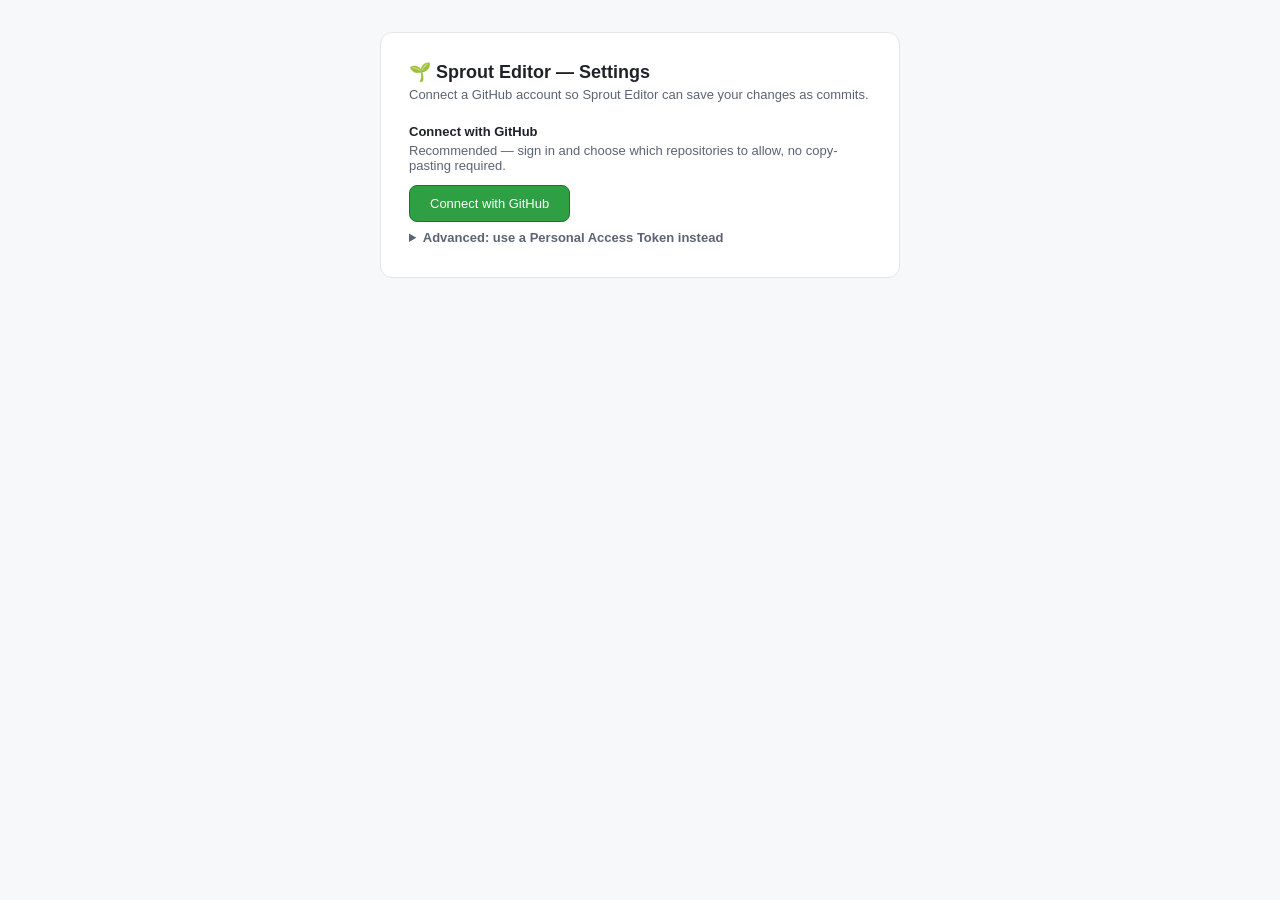
<file: options/options.html>
<!doctype html>
<html lang="en">
<head>
  <meta charset="utf-8" />
  <title>Sprout Editor — Settings</title>
  <link rel="icon" href="../assets/icons/icon48.png" />
  <style>
    :root {
      --sprout-green: #2ea043;
      --sprout-green-dark: #1a7431;
      --sprout-border: #e2e5e9;
      --sprout-bg: #f6f8fa;
      --sprout-text-muted: #5b6472;
      --sprout-focus-ring: 0 0 0 3px rgba(46, 160, 67, 0.32);
    }
    * { box-sizing: border-box; }
    body {
      margin: 0;
      padding: 32px;
      font-family: -apple-system, BlinkMacSystemFont, "Segoe UI", sans-serif;
      background: var(--sprout-bg);
      color: #1f2328;
    }
    ::selection { background: #bfe8c8; color: var(--sprout-green-dark); }
    a:focus-visible, button:focus-visible, input:focus-visible, summary:focus-visible {
      outline: none;
      box-shadow: var(--sprout-focus-ring);
      border-radius: 6px;
    }
    .card {
      max-width: 520px;
      margin: 0 auto 20px;
      background: #fff;
      border: 1px solid var(--sprout-border);
      border-radius: 12px;
      padding: 28px;
    }
    h1 { font-size: 18px; margin: 0 0 4px; display: flex; align-items: center; gap: 8px; }
    h2 { font-size: 13px; margin: 0 0 4px; }
    p.subtitle { color: var(--sprout-text-muted); font-size: 13px; margin: 0 0 22px; }
    ol { font-size: 13px; color: #374151; line-height: 1.7; padding-left: 20px; }
    label { display: block; font-size: 11px; letter-spacing: 0.02em; font-weight: 600; margin: 18px 0 6px; }
    input[type="password"], input[type="text"] {
      width: 100%;
      padding: 8px 10px;
      font-size: 13px;
      font-family: ui-monospace, SFMono-Regular, monospace;
      border: 1px solid var(--sprout-border);
      border-radius: 8px;
    }
    .actions { display: flex; gap: 8px; margin-top: 16px; flex-wrap: wrap; }
    button {
      padding: 7px 14px;
      font-size: 13px;
      font-weight: 500;
      border-radius: 8px;
      border: 1px solid var(--sprout-border);
      background: #fff;
      cursor: pointer;
      transition: background 0.15s ease, border-color 0.15s ease, filter 0.15s ease;
    }
    button:hover:not(:disabled) { background: var(--sprout-bg); border-color: #c7ced8; }
    button.primary { background: var(--sprout-green); border-color: var(--sprout-green-dark); color: #fff; }
    button.primary:hover:not(:disabled) { background: var(--sprout-green); filter: brightness(1.06); }
    button.big { padding: 10px 20px; }
    button:disabled { opacity: 0.5; cursor: default; }
    .spinner {
      display: inline-block;
      width: 13px;
      height: 13px;
      margin-right: 7px;
      vertical-align: -2px;
      border-radius: 50%;
      border: 2px solid rgba(255,255,255,0.4);
      border-top-color: #fff;
      animation: spin 0.7s linear infinite;
    }
    @media (prefers-reduced-motion: reduce) { .spinner { animation-duration: 1.6s; } }
    @keyframes spin { to { transform: rotate(360deg); } }
    /* .status-box is the shared base (hidden); a state class (.success/.error/.info)
       makes it visible. Deliberately class-only, never mixed with #id selectors —
       an #id rule would always out-specificity a .class rule and silently win
       regardless of source order, which is exactly what hid this box before. */
    #statusMessage { margin-top: 14px; font-size: 13px; padding: 10px 12px; border-radius: 8px; display: none; }
    .status-box { margin-top: 14px; font-size: 13px; padding: 10px 12px; border-radius: 8px; display: none; }
    .status-box.success, #statusMessage.success { display: block; background: #eaf7ec; color: #1a7431; border: 1px solid #c9ecd0; }
    .status-box.error, #statusMessage.error { display: block; background: #fff1f0; color: #d1242f; border: 1px solid #ffd7d5; }
    .status-box.info { display: block; background: #eef4ff; color: #1d4ed8; border: 1px solid #c7d9fb; }
    .status-box a { color: inherit; font-weight: 600; text-decoration: underline; text-underline-offset: 2px; }
    .status-box a:hover { text-decoration-thickness: 2px; }
    .status-box a:focus-visible { outline: none; box-shadow: var(--sprout-focus-ring); border-radius: 3px; }
    .token-state { font-size: 11px; color: var(--sprout-text-muted); margin-top: 6px; }
    .device-code {
      display: flex;
      align-items: center;
      justify-content: center;
      gap: 10px;
      padding: 12px;
      margin: 10px 0;
      background: var(--sprout-bg);
      border: 1px dashed var(--sprout-border);
      border-radius: 8px;
    }
    .device-code__text {
      font-family: ui-monospace, SFMono-Regular, monospace;
      font-size: 22px;
      font-weight: 700;
      letter-spacing: 2px;
    }
    .device-code__copy {
      flex: none;
      display: inline-flex;
      align-items: center;
      justify-content: center;
      width: 28px;
      height: 28px;
      padding: 0;
      border: 1px solid var(--sprout-border);
      border-radius: 6px;
      background: #fff;
      color: var(--sprout-text-muted);
      cursor: pointer;
      transition: background 0.15s ease, border-color 0.15s ease, color 0.15s ease;
    }
    .device-code__copy:hover { background: #fff; border-color: #c7ced8; color: #1f2328; }
    .device-code__copy:focus-visible { outline: none; box-shadow: var(--sprout-focus-ring); }
    .device-code__copy .copy-icon--check { display: none; }
    .device-code__copy.is-copied { border-color: var(--sprout-green-dark); color: var(--sprout-green); }
    .device-code__copy.is-copied .copy-icon--copy { display: none; }
    .device-code__copy.is-copied .copy-icon--check { display: block; }
    details { margin-top: 4px; }
    summary { font-size: 13px; font-weight: 600; cursor: pointer; color: var(--sprout-text-muted); padding: 4px 0; }
    .connected-banner {
      display: flex;
      align-items: center;
      justify-content: space-between;
      background: #eaf7ec;
      border: 1px solid #c9ecd0;
      border-radius: 8px;
      padding: 10px 14px;
      font-size: 13px;
      color: #1a7431;
      margin-bottom: 18px;
    }
  </style>
</head>
<body>
  <div class="card">
    <h1>🌱 Sprout Editor — Settings</h1>
    <p class="subtitle">Connect a GitHub account so Sprout Editor can save your changes as commits.</p>

    <div id="connectedBanner" class="connected-banner" style="display:none;">
      <span id="connectedBannerText"></span>
      <button id="disconnectBtn">Disconnect</button>
    </div>

    <h2>Connect with GitHub</h2>
    <p class="subtitle" style="margin-bottom:12px;">Recommended — sign in and choose which repositories to allow, no copy-pasting required.</p>
    <button id="connectBtn" class="primary big">Connect with GitHub</button>

    <div id="connectStatus" class="status-box"></div>

    <details id="advancedSection">
      <summary>Advanced: use a Personal Access Token instead</summary>
      <ol>
        <li>Go to <strong>GitHub → Settings → Developer settings → Fine-grained tokens</strong>.</li>
        <li>Create a new token scoped to the repositories you want to edit.</li>
        <li>Grant it <strong>Contents: Read and write</strong> permission.</li>
        <li>Paste the token below.</li>
      </ol>

      <label for="tokenInput">Personal Access Token</label>
      <input id="tokenInput" type="password" placeholder="github_pat_…" autocomplete="off" />
      <div id="tokenState" class="token-state"></div>

      <div class="actions">
        <button id="validateBtn">Validate</button>
        <button id="saveBtn" class="primary">Save Token</button>
      </div>
    </details>

    <div id="statusMessage"></div>
  </div>

  <script type="module" src="options.js"></script>
</body>
</html>
</file>
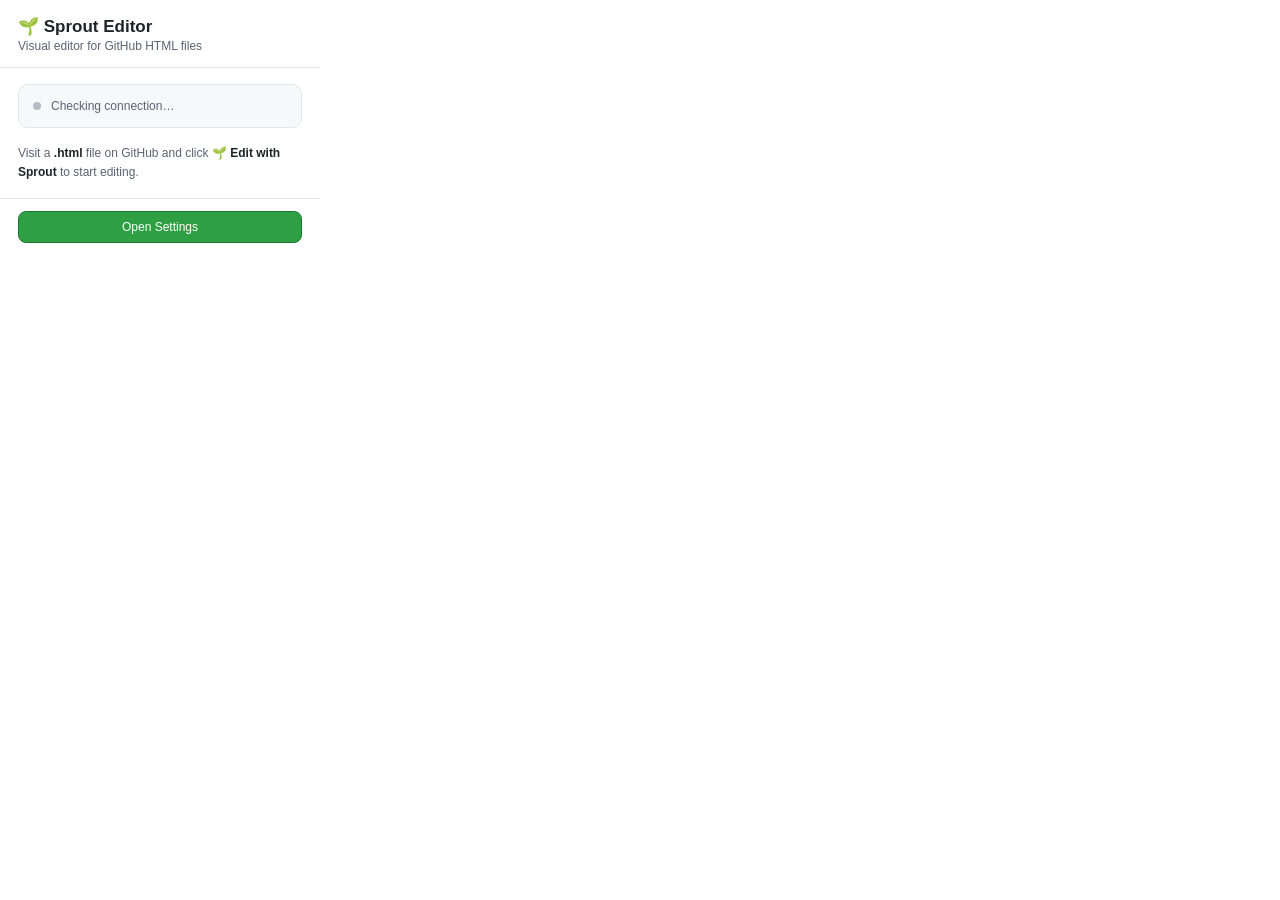
<file: popup/popup.html>
<!doctype html>
<html lang="en">
<head>
  <meta charset="utf-8" />
  <title>Sprout Editor</title>
  <style>
    :root {
      --sprout-green: #2ea043;
      --sprout-green-dark: #1a7431;
      --sprout-border: #e2e5e9;
      --sprout-bg: #f6f8fa;
      --sprout-text: #1f2328;
      --sprout-text-muted: #5b6472;
      --sprout-focus-ring: 0 0 0 3px rgba(46, 160, 67, 0.32);
    }
    * { box-sizing: border-box; }
    body {
      margin: 0;
      width: 320px;
      font-family: -apple-system, BlinkMacSystemFont, "Segoe UI", sans-serif;
      background: #fff;
      color: var(--sprout-text);
    }
    ::selection { background: #bfe8c8; color: var(--sprout-green-dark); }
    a:focus-visible, button:focus-visible {
      outline: none;
      box-shadow: var(--sprout-focus-ring);
      border-radius: 6px;
    }

    header {
      padding: 16px 18px 14px;
      border-bottom: 1px solid var(--sprout-border);
    }
    h1 {
      font-size: 17px;
      margin: 0 0 2px;
      display: flex;
      align-items: center;
      gap: 6px;
    }
    header p {
      margin: 0;
      font-size: 12px;
      color: var(--sprout-text-muted);
    }

    .status {
      display: flex;
      align-items: flex-start;
      gap: 10px;
      margin: 16px 18px;
      padding: 12px 14px;
      border-radius: 10px;
      font-size: 12px;
      line-height: 1.5;
    }
    .status--connected { background: #eaf7ec; color: #1a7431; border: 1px solid #c9ecd0; }
    .status--disconnected { background: var(--sprout-bg); color: var(--sprout-text-muted); border: 1px solid var(--sprout-border); }
    .status--loading { background: var(--sprout-bg); color: var(--sprout-text-muted); border: 1px solid var(--sprout-border); }
    .status__dot {
      flex: none;
      width: 8px;
      height: 8px;
      margin-top: 5px;
      border-radius: 50%;
    }
    .status--connected .status__dot { background: var(--sprout-green); }
    .status--disconnected .status__dot,
    .status--loading .status__dot { background: #b6bcc4; }
    .status__title { font-weight: 600; margin-bottom: 2px; }

    .hint {
      margin: 0 18px 16px;
      font-size: 12px;
      color: var(--sprout-text-muted);
      line-height: 1.6;
    }
    .hint strong { color: var(--sprout-text); font-weight: 600; }

    .actions {
      display: flex;
      gap: 8px;
      padding: 12px 18px 16px;
      border-top: 1px solid var(--sprout-border);
    }
    button, .btn-link {
      flex: 1;
      padding: 8px 10px;
      font-size: 12px;
      font-weight: 500;
      font-family: inherit;
      border-radius: 8px;
      border: 1px solid var(--sprout-border);
      background: #fff;
      color: var(--sprout-text);
      cursor: pointer;
      text-align: center;
      text-decoration: none;
      transition: background 0.15s ease, border-color 0.15s ease, filter 0.15s ease;
    }
    button:hover, .btn-link:hover { background: var(--sprout-bg); border-color: #c7ced8; }
    button.primary { background: var(--sprout-green); border-color: var(--sprout-green-dark); color: #fff; }
    button.primary:hover { background: var(--sprout-green); filter: brightness(1.06); }
    #disconnectBtn { display: none; flex: none; width: auto; padding: 8px 12px; }
  </style>
</head>
<body>
  <header>
    <h1>🌱 Sprout Editor</h1>
    <p>Visual editor for GitHub HTML files</p>
  </header>

  <div id="status" class="status status--loading">
    <span class="status__dot" aria-hidden="true"></span>
    <span id="statusText">Checking connection…</span>
  </div>

  <p class="hint">
    Visit a <strong>.html</strong> file on GitHub and click
    <strong>🌱 Edit with Sprout</strong> to start editing.
  </p>

  <div class="actions">
    <button id="disconnectBtn" title="Disconnect this GitHub account">Disconnect</button>
    <button id="settingsBtn" class="primary">Open Settings</button>
  </div>

  <script type="module" src="popup.js"></script>
</body>
</html>
</file>
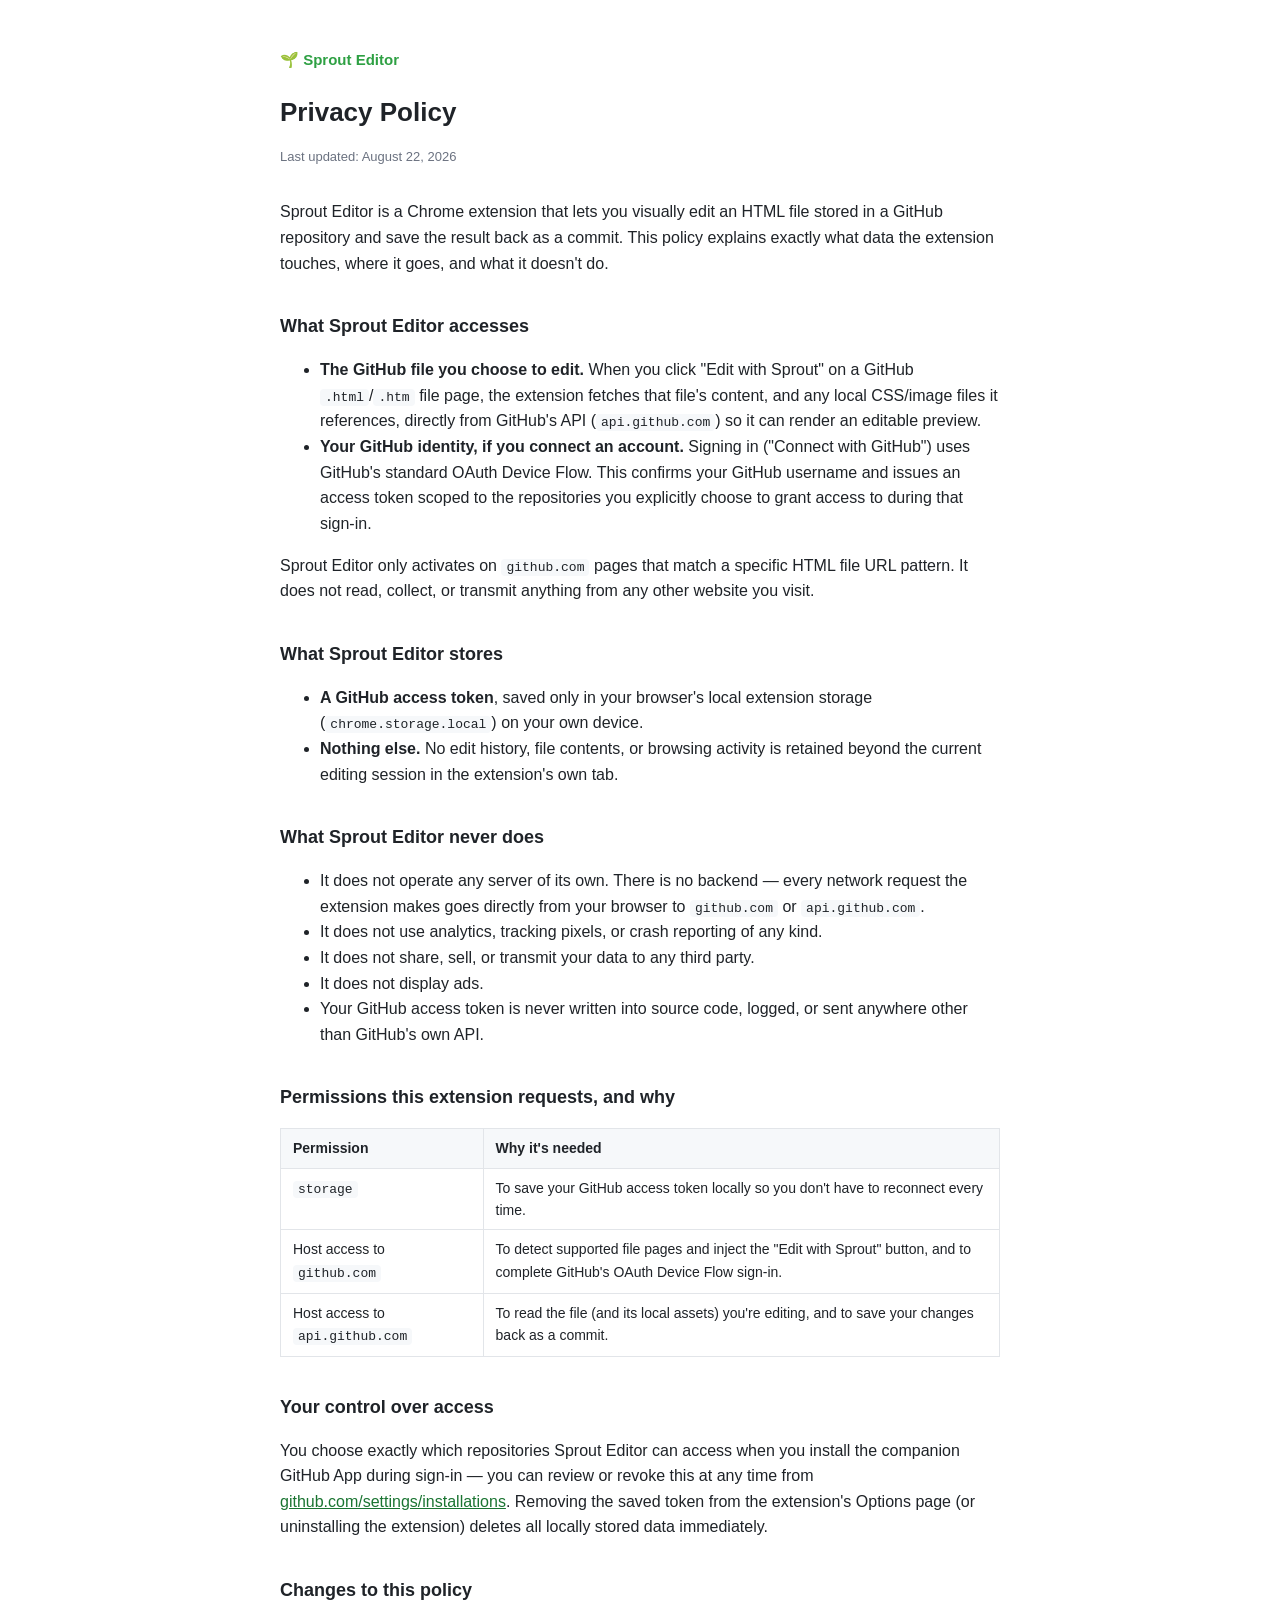
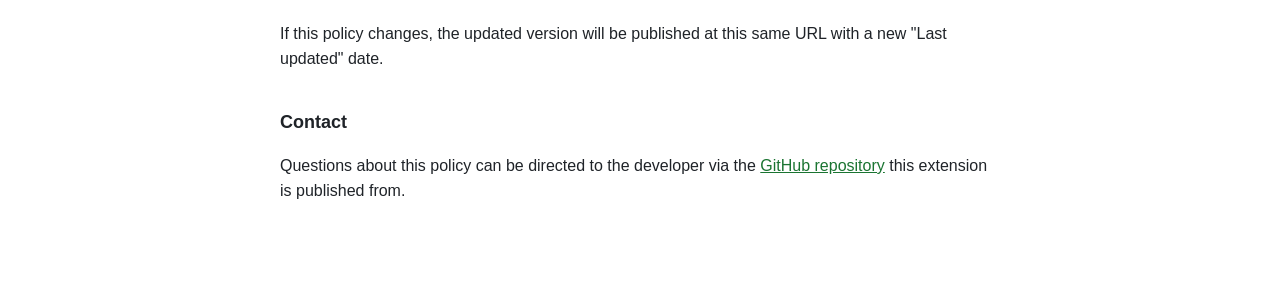
<file: docs/webstore/privacy-policy.html>
<!doctype html>
<html lang="en">
<head>
<meta charset="utf-8" />
<meta name="viewport" content="width=device-width, initial-scale=1" />
<title>Sprout Editor — Privacy Policy</title>
<style>
  body {
    max-width: 720px;
    margin: 0 auto;
    padding: 48px 24px 80px;
    font-family: -apple-system, BlinkMacSystemFont, "Segoe UI", Roboto, sans-serif;
    color: #1f2328;
    line-height: 1.6;
    background: #ffffff;
  }
  h1 { font-size: 26px; margin-bottom: 4px; }
  .updated { color: #6b7280; font-size: 13px; margin-bottom: 32px; }
  h2 { font-size: 18px; margin-top: 36px; }
  table { border-collapse: collapse; width: 100%; margin: 16px 0; font-size: 14px; }
  th, td { border: 1px solid #e2e5e9; padding: 8px 12px; text-align: left; vertical-align: top; }
  th { background: #f6f8fa; }
  code { background: #f6f8fa; padding: 1px 5px; border-radius: 4px; font-size: 13px; }
  a { color: #1a7431; }
  .brand { font-size: 15px; font-weight: 600; color: #2ea043; margin-bottom: 20px; }
</style>
</head>
<body>

<div class="brand">🌱 Sprout Editor</div>
<h1>Privacy Policy</h1>
<p class="updated">Last updated: August 22, 2026</p>

<p>Sprout Editor is a Chrome extension that lets you visually edit an HTML file stored in a
GitHub repository and save the result back as a commit. This policy explains exactly what
data the extension touches, where it goes, and what it doesn't do.</p>

<h2>What Sprout Editor accesses</h2>
<ul>
  <li><strong>The GitHub file you choose to edit.</strong> When you click "Edit with
    Sprout" on a GitHub <code>.html</code>/<code>.htm</code> file page, the extension
    fetches that file's content, and any local CSS/image files it references, directly
    from GitHub's API (<code>api.github.com</code>) so it can render an editable preview.</li>
  <li><strong>Your GitHub identity, if you connect an account.</strong> Signing in
    ("Connect with GitHub") uses GitHub's standard OAuth Device Flow. This confirms your
    GitHub username and issues an access token scoped to the repositories you explicitly
    choose to grant access to during that sign-in.</li>
</ul>
<p>Sprout Editor only activates on <code>github.com</code> pages that match a specific HTML
file URL pattern. It does not read, collect, or transmit anything from any other website
you visit.</p>

<h2>What Sprout Editor stores</h2>
<ul>
  <li><strong>A GitHub access token</strong>, saved only in your browser's local extension
    storage (<code>chrome.storage.local</code>) on your own device.</li>
  <li><strong>Nothing else.</strong> No edit history, file contents, or browsing activity
    is retained beyond the current editing session in the extension's own tab.</li>
</ul>

<h2>What Sprout Editor never does</h2>
<ul>
  <li>It does not operate any server of its own. There is no backend — every network
    request the extension makes goes directly from your browser to <code>github.com</code>
    or <code>api.github.com</code>.</li>
  <li>It does not use analytics, tracking pixels, or crash reporting of any kind.</li>
  <li>It does not share, sell, or transmit your data to any third party.</li>
  <li>It does not display ads.</li>
  <li>Your GitHub access token is never written into source code, logged, or sent anywhere
    other than GitHub's own API.</li>
</ul>

<h2>Permissions this extension requests, and why</h2>
<table>
  <tr><th>Permission</th><th>Why it's needed</th></tr>
  <tr>
    <td><code>storage</code></td>
    <td>To save your GitHub access token locally so you don't have to reconnect every time.</td>
  </tr>
  <tr>
    <td>Host access to <code>github.com</code></td>
    <td>To detect supported file pages and inject the "Edit with Sprout" button, and to
      complete GitHub's OAuth Device Flow sign-in.</td>
  </tr>
  <tr>
    <td>Host access to <code>api.github.com</code></td>
    <td>To read the file (and its local assets) you're editing, and to save your changes
      back as a commit.</td>
  </tr>
</table>

<h2>Your control over access</h2>
<p>You choose exactly which repositories Sprout Editor can access when you install the
companion GitHub App during sign-in — you can review or revoke this at any time from
<a href="https://github.com/settings/installations">github.com/settings/installations</a>.
Removing the saved token from the extension's Options page (or uninstalling the extension)
deletes all locally stored data immediately.</p>

<h2>Changes to this policy</h2>
<p>If this policy changes, the updated version will be published at this same URL with a
new "Last updated" date.</p>

<h2>Contact</h2>
<p>Questions about this policy can be directed to the developer via the
<a href="https://github.com/HoldenGrant/sprout-editor">GitHub repository</a> this
extension is published from.</p>

</body>
</html>
</file>
<file: editor/editor.css>
/* editor/editor.css — Sprout Editor shell styles.
 * This file styles the EDITOR CHROME ONLY (toolbar/sidebar/inspector/modals).
 * It never touches the previewed website — that lives isolated inside the
 * sandboxed iframe (see canvas.js for the editor-only outline styles that
 * get injected *into* the iframe and stripped before saving).
 */

:root {
  --sprout-green: #2ea043;
  --sprout-green-dark: #1a7431;
  --sprout-bg: #f6f8fa;
  --sprout-panel-bg: #ffffff;
  --sprout-border: #e2e5e9;
  --sprout-text: #1f2328;
  --sprout-text-muted: #5b6472;
  --sprout-danger: #d1242f;
  --sprout-danger-bg: #fff1f0;
  --sprout-radius: 10px;
  --sprout-shadow: 0 1px 2px rgba(16, 24, 40, 0.04), 0 1px 3px rgba(16, 24, 40, 0.06);
  --sprout-focus-ring: 0 0 0 3px rgba(46, 160, 67, 0.32);
}

* { box-sizing: border-box; }

body {
  margin: 0;
  font-family: -apple-system, BlinkMacSystemFont, "Segoe UI", Roboto, sans-serif;
  color: var(--sprout-text);
  background: var(--sprout-bg);
  scrollbar-color: #c3cad3 transparent;
}

::selection {
  background: #bfe8c8;
  color: var(--sprout-green-dark);
}

/* Browser-default focus rings don't match this palette — theme them instead
 * of leaving the platform default, and only ever on :focus-visible so mouse
 * clicks stay clean. */
a:focus-visible,
button:focus-visible,
input:focus-visible,
textarea:focus-visible,
[tabindex]:focus-visible {
  outline: none;
  box-shadow: var(--sprout-focus-ring);
  border-radius: 6px;
}

/* Custom scrollbars for the chrome panels (WebKit/Chromium — this ships in a
 * Chrome extension, so no non-Chromium fallback is needed). */
.sprout-sidebar::-webkit-scrollbar,
.sprout-inspector::-webkit-scrollbar {
  width: 10px;
}
.sprout-sidebar::-webkit-scrollbar-thumb,
.sprout-inspector::-webkit-scrollbar-thumb {
  background: #c3cad3;
  border-radius: 999px;
  border: 2px solid var(--sprout-panel-bg);
}
.sprout-sidebar::-webkit-scrollbar-track,
.sprout-inspector::-webkit-scrollbar-track {
  background: transparent;
}

/* Shared 18x18 icon glyphs (see the <symbol> defs in editor.html) — one
 * consistent stroke weight everywhere instead of mixing emoji as icons. */
.sprout-icon {
  width: 15px;
  height: 15px;
  flex-shrink: 0;
  fill: none;
  stroke: currentColor;
  stroke-width: 1.6;
  stroke-linecap: round;
  stroke-linejoin: round;
}

.sprout-app {
  display: flex;
  flex-direction: column;
  height: 100vh;
}

/* ---------- Toolbar ---------- */

.sprout-toolbar {
  display: flex;
  align-items: center;
  justify-content: space-between;
  padding: 10px 16px;
  background: var(--sprout-panel-bg);
  border-bottom: 1px solid var(--sprout-border);
  flex-shrink: 0;
}

.sprout-toolbar__left,
.sprout-toolbar__right {
  display: flex;
  align-items: center;
  gap: 10px;
}

.sprout-brand {
  font-weight: 700;
  font-size: 15px;
  white-space: nowrap;
}

.sprout-file-switcher-wrap {
  display: inline-flex;
  align-items: center;
  gap: 6px;
}

.sprout-file-switcher {
  font-size: 13px;
  font-family: inherit;
  color: var(--sprout-text-muted);
  padding: 4px 26px 4px 10px;
  background: var(--sprout-bg) url('data:image/svg+xml;utf8,<svg xmlns="http://www.w3.org/2000/svg" viewBox="0 0 18 18"><path d="M5 7l4 4 4-4" fill="none" stroke="%235b6472" stroke-width="1.6" stroke-linecap="round" stroke-linejoin="round"/></svg>') no-repeat right 6px center;
  background-size: 14px;
  border: 1px solid var(--sprout-border);
  border-radius: 6px;
  max-width: 220px;
  cursor: pointer;
  appearance: none;
  transition: border-color 0.15s ease, background-color 0.15s ease;
}

.sprout-file-switcher:hover:not(:disabled) {
  border-color: #c7ced8;
  background-color: var(--sprout-panel-bg);
}

.sprout-file-switcher:disabled {
  cursor: default;
  opacity: 0.7;
}

/* Small dot next to the switcher, shown while there are unsaved changes —
 * a <select>'s own box doesn't reliably render ::after content in Chrome,
 * so this lives as a sibling element instead. */
.sprout-dirty-dot {
  width: 7px;
  height: 7px;
  border-radius: 50%;
  background: var(--sprout-green);
  flex-shrink: 0;
}

.sprout-btn {
  display: inline-flex;
  align-items: center;
  gap: 4px;
  padding: 6px 12px;
  font-size: 13px;
  font-weight: 500;
  color: var(--sprout-text);
  background: var(--sprout-panel-bg);
  border: 1px solid var(--sprout-border);
  border-radius: 8px;
  cursor: pointer;
  transition: background 0.15s ease, border-color 0.15s ease;
}

.sprout-btn:hover:not(:disabled) {
  background: var(--sprout-bg);
  border-color: #d0d5db;
}

.sprout-btn:disabled {
  opacity: 0.45;
  cursor: default;
}

.sprout-btn--primary {
  color: #fff;
  background: var(--sprout-green);
  border-color: var(--sprout-green-dark);
}

.sprout-btn--primary:hover:not(:disabled) {
  filter: brightness(1.06);
}

.sprout-btn.is-active {
  background: #eaf7ec;
  border-color: var(--sprout-green);
  color: var(--sprout-green-dark);
}

/* Preview button shows the eye when idle, eye-off once active — CSS-only
 * swap driven by the .is-active class editor.js already toggles. */
.sprout-icon--eye-off { display: none; }
.sprout-btn.is-active .sprout-icon--eye { display: none; }
.sprout-btn.is-active .sprout-icon--eye-off { display: block; }

/* ---------- Body layout ---------- */

.sprout-body {
  display: grid;
  grid-template-columns: 220px 1fr 300px;
  flex: 1;
  min-height: 0;
}

/* Preview mode: both sidebars are editing chrome (categories, Layers,
 * Inspector fields) that does nothing while canvas clicks are inert — hide
 * them and give the canvas the full width. */
.sprout-body.sprout-preview-active {
  grid-template-columns: 1fr;
}
.sprout-body.sprout-preview-active .sprout-sidebar,
.sprout-body.sprout-preview-active .sprout-inspector {
  display: none;
}

.sprout-sidebar,
.sprout-inspector {
  background: var(--sprout-panel-bg);
  overflow-y: auto;
  padding: 16px;
}

.sprout-sidebar { border-right: 1px solid var(--sprout-border); }
.sprout-inspector { border-left: 1px solid var(--sprout-border); }

.sprout-sidebar__title,
.sprout-inspector__title {
  margin: 0 0 12px;
  font-size: 11px;
  font-weight: 700;
  letter-spacing: 0.06em;
  text-transform: uppercase;
  color: var(--sprout-text-muted);
}

.sprout-element-list {
  list-style: none;
  margin: 0 0 16px;
  padding: 0;
  display: flex;
  flex-direction: column;
  gap: 4px;
}

.sprout-element-item {
  display: flex;
  align-items: center;
  gap: 9px;
  padding: 8px 10px;
  font-size: 13px;
  border-radius: 8px;
  cursor: pointer;
  transition: background 0.15s ease;
}

.sprout-element-item .sprout-icon { color: var(--sprout-text-muted); }

.sprout-element-item:hover {
  background: var(--sprout-bg);
}

.sprout-element-item:hover .sprout-icon {
  color: var(--sprout-green-dark);
}

.sprout-sidebar__hint {
  font-size: 12px;
  color: var(--sprout-text-muted);
  line-height: 1.5;
}

/* ---------- Layers panel ---------- */

.sprout-layers-title {
  margin-top: 22px;
  padding-top: 18px;
  border-top: 1px solid var(--sprout-border);
}

.sprout-layers-tree-wrap {
  font-size: 12px;
}

.sprout-layers-tree,
.sprout-layers-tree ul {
  list-style: none;
  margin: 0;
  padding: 0;
}

.sprout-layer-row-head {
  display: flex;
  align-items: center;
  gap: 2px;
}

.sprout-layer-toggle,
.sprout-layer-toggle-spacer {
  flex: 0 0 auto;
  width: 16px;
  height: 20px;
}

.sprout-layer-toggle {
  padding: 0;
  border: none;
  background: none;
  font-size: 9px;
  color: var(--sprout-text-muted);
  cursor: pointer;
  display: flex;
  align-items: center;
  justify-content: center;
  border-radius: 4px;
}

.sprout-layer-toggle:hover {
  background: var(--sprout-bg);
  color: var(--sprout-text);
}

.sprout-layer-row.is-collapsed > ul {
  display: none;
}

.sprout-layer-label {
  display: block;
  flex: 1;
  min-width: 0;
  padding: 4px 8px 4px 2px;
  border: none;
  background: none;
  border-radius: 6px;
  font-family: ui-monospace, SFMono-Regular, monospace;
  font-size: 11.5px;
  color: var(--sprout-text-muted);
  text-align: left;
  white-space: nowrap;
  overflow: hidden;
  text-overflow: ellipsis;
  cursor: pointer;
  transition: background 0.12s ease, color 0.12s ease;
}

.sprout-layer-label:hover {
  background: var(--sprout-bg);
  color: var(--sprout-text);
}

.sprout-layer-row.is-active > .sprout-layer-row-head > .sprout-layer-label {
  background: #eaf7ec;
  color: var(--sprout-green-dark);
  font-weight: 600;
}

.sprout-layer-add {
  flex: 0 0 auto;
  width: 18px;
  height: 18px;
  padding: 0;
  border: none;
  background: none;
  border-radius: 4px;
  font-size: 13px;
  line-height: 1;
  color: var(--sprout-text-muted);
  cursor: pointer;
  display: flex;
  align-items: center;
  justify-content: center;
  /* Reserved space always (matches the toggle/spacer pattern above) so
   * hovering a row doesn't shift its neighbors — only opacity toggles. */
  opacity: 0;
  transition: opacity 0.12s ease, background 0.12s ease, color 0.12s ease;
}

.sprout-layer-row-head:hover .sprout-layer-add,
.sprout-layer-add:focus-visible {
  opacity: 1;
}

.sprout-layer-add:hover {
  background: var(--sprout-green);
  color: #fff;
}

.sprout-layer-add:focus-visible {
  outline: none;
  box-shadow: var(--sprout-focus-ring);
}

/* ---------- Insert-type menu (editor/insert-menu.js) ---------- */

.sprout-insert-menu {
  position: fixed;
  z-index: 300;
  min-width: 190px;
  padding: 6px;
  background: var(--sprout-panel-bg);
  border: 1px solid var(--sprout-border);
  border-radius: var(--sprout-radius);
  box-shadow: var(--sprout-shadow), 0 8px 24px rgba(16, 24, 40, 0.14);
  display: flex;
  flex-direction: column;
  gap: 2px;
}

.sprout-insert-menu__item {
  padding: 8px 10px;
  border: none;
  background: none;
  border-radius: 7px;
  font-size: 13px;
  text-align: left;
  color: var(--sprout-text);
  cursor: pointer;
  transition: background 0.12s ease;
}

.sprout-insert-menu__item:hover {
  background: var(--sprout-bg);
}

.sprout-insert-menu__item:focus-visible {
  outline: none;
  box-shadow: var(--sprout-focus-ring);
}

/* ---------- Canvas ---------- */

.sprout-canvas-wrap {
  position: relative;
  background: #eef0f3;
  display: flex;
  align-items: stretch;
  justify-content: stretch;
  min-width: 0;
}

.sprout-preview-frame {
  flex: 1;
  width: 100%;
  border: none;
  background: #fff;
}

.sprout-status-overlay {
  position: absolute;
  inset: 0;
  display: flex;
  align-items: center;
  justify-content: center;
  background: rgba(246, 248, 250, 0.92);
  z-index: 5;
  font-size: 14px;
  color: var(--sprout-text-muted);
  text-align: center;
  padding: 24px;
}

.sprout-status-overlay.sprout-hidden { display: none; }

.sprout-status-content {
  display: flex;
  flex-direction: column;
  align-items: center;
}

.sprout-status-overlay.is-error #statusMessage {
  color: var(--sprout-danger);
  white-space: pre-wrap;
  max-width: 480px;
}

/* Loading spinner — only during the loading state, never alongside an error. */
.sprout-spinner {
  width: 28px;
  height: 28px;
  margin-bottom: 14px;
  border-radius: 50%;
  border: 3px solid var(--sprout-border);
  border-top-color: var(--sprout-green);
  animation: sprout-spin 0.7s linear infinite;
}

.sprout-status-overlay.is-error .sprout-spinner { display: none; }

@media (prefers-reduced-motion: reduce) {
  .sprout-spinner { animation-duration: 1.6s; }
}

@keyframes sprout-spin {
  to { transform: rotate(360deg); }
}

#statusSettingsBtn {
  margin-top: 14px;
}

/* ---------- Inspector form controls ---------- */

.sprout-inspector__empty {
  font-size: 13px;
  color: var(--sprout-text-muted);
}

.sprout-field {
  margin-bottom: 14px;
}

.sprout-field label {
  display: block;
  font-size: 12px;
  font-weight: 600;
  margin-bottom: 5px;
  color: var(--sprout-text);
}

.sprout-field input[type="text"],
.sprout-field input[type="number"],
.sprout-field input[type="url"],
.sprout-field textarea {
  width: 100%;
  padding: 6px 9px;
  font-size: 13px;
  border: 1px solid var(--sprout-border);
  border-radius: 7px;
  font-family: inherit;
  background: var(--sprout-panel-bg);
  color: var(--sprout-text);
  transition: border-color 0.15s ease;
}

.sprout-field input[type="text"]:hover,
.sprout-field input[type="number"]:hover,
.sprout-field input[type="url"]:hover,
.sprout-field textarea:hover {
  border-color: #c7ced8;
}

.sprout-field textarea {
  resize: vertical;
  min-height: 56px;
}

.sprout-field input[type="color"] {
  width: 40px;
  height: 28px;
  padding: 0;
  border: 1px solid var(--sprout-border);
  border-radius: 6px;
  background: none;
  cursor: pointer;
}

.sprout-field input[type="range"] {
  width: 100%;
  accent-color: var(--sprout-green);
}

.sprout-field-row {
  display: flex;
  align-items: center;
  gap: 8px;
}

/* Shared by Alignment (3 options) and Container "Columns" (6 options) —
 * any Inspector field that's really a single-select over a short, fixed
 * option list. Options can outgrow a name like "align" (Columns does), so
 * this is deliberately the generic name, not alignment-specific. */
.sprout-button-group {
  display: flex;
  gap: 4px;
}

.sprout-button-group button {
  flex: 1;
  padding: 6px 0;
  font-size: 12px;
  border: 1px solid var(--sprout-border);
  background: var(--sprout-panel-bg);
  border-radius: 7px;
  cursor: pointer;
  transition: background 0.15s ease, border-color 0.15s ease, color 0.15s ease;
}

.sprout-button-group button:hover:not(.is-active) {
  border-color: #c7ced8;
  background: var(--sprout-bg);
}

.sprout-button-group button.is-active {
  background: var(--sprout-green);
  color: #fff;
  border-color: var(--sprout-green-dark);
}

.sprout-button-group button:focus-visible {
  outline: none;
  box-shadow: var(--sprout-focus-ring);
}

.sprout-inspector-section-title {
  font-size: 11px;
  font-weight: 700;
  text-transform: uppercase;
  letter-spacing: 0.05em;
  color: var(--sprout-text-muted);
  margin: 18px 0 8px;
}

.sprout-inspector-section-title:first-child { margin-top: 0; }

.sprout-box-grid {
  display: grid;
  grid-template-columns: 1fr 1fr;
  gap: 8px;
}

/* ---------- Modal ---------- */

.sprout-modal-backdrop {
  position: fixed;
  inset: 0;
  background: rgba(15, 23, 32, 0.45);
  display: flex;
  align-items: center;
  justify-content: center;
  z-index: 100;
  opacity: 1;
  transition: opacity 0.16s ease, display 0.16s allow-discrete;
}

.sprout-modal-backdrop.sprout-hidden {
  opacity: 0;
  display: none;
}

/* Reveal transition for the backdrop + panel — degrades gracefully to an
 * instant show/hide in browsers without @starting-style support. */
@starting-style {
  .sprout-modal-backdrop:not(.sprout-hidden) { opacity: 0; }
}

@media (prefers-reduced-motion: reduce) {
  .sprout-modal-backdrop { transition-duration: 0.01ms; }
}

.sprout-modal {
  width: 420px;
  max-width: calc(100vw - 32px);
  background: var(--sprout-panel-bg);
  border-radius: var(--sprout-radius);
  box-shadow: 0 12px 32px rgba(16, 24, 40, 0.25);
  padding: 22px;
  transform: scale(1);
  transition: transform 0.18s cubic-bezier(0.2, 0.8, 0.2, 1);
}

.sprout-modal-backdrop.sprout-hidden .sprout-modal { transform: scale(0.96); }

@starting-style {
  .sprout-modal-backdrop:not(.sprout-hidden) .sprout-modal { transform: scale(0.96); }
}

.sprout-modal h2 {
  margin: 0 0 16px;
  font-size: 16px;
}

.sprout-modal__row { margin-bottom: 14px; }

.sprout-modal__row label {
  display: block;
  font-size: 12px;
  font-weight: 600;
  margin-bottom: 5px;
}

.sprout-modal__filename {
  font-family: ui-monospace, SFMono-Regular, monospace;
  font-size: 13px;
  padding: 6px 9px;
  background: var(--sprout-bg);
  border: 1px solid var(--sprout-border);
  border-radius: 7px;
}

.sprout-modal input[type="text"] {
  width: 100%;
  padding: 7px 10px;
  font-size: 13px;
  border: 1px solid var(--sprout-border);
  border-radius: 7px;
}

.sprout-modal__error {
  font-size: 12px;
  color: var(--sprout-danger);
  background: var(--sprout-danger-bg);
  border: 1px solid #ffd7d5;
  border-radius: 7px;
  padding: 8px 10px;
  margin-bottom: 14px;
}

.sprout-modal__actions {
  display: flex;
  justify-content: flex-end;
  gap: 8px;
  margin-top: 4px;
}

/* ---------- Code view ---------- */

.sprout-modal--wide {
  width: min(920px, calc(100vw - 64px));
}

.sprout-code-view__header {
  display: flex;
  align-items: center;
  justify-content: space-between;
  gap: 12px;
  margin-bottom: 4px;
}

.sprout-code-view__header h2 { margin: 0; }

.sprout-code-view__hint {
  margin: 0 0 12px;
  font-size: 12px;
  color: var(--sprout-text-muted);
}

.sprout-code-view__pre {
  margin: 0 0 16px;
  padding: 14px;
  max-height: 60vh;
  overflow: auto;
  background: var(--sprout-bg);
  border: 1px solid var(--sprout-border);
  border-radius: 8px;
  font-family: ui-monospace, SFMono-Regular, monospace;
  font-size: 12.5px;
  line-height: 1.65;
  white-space: pre;
  tab-size: 2;
}

/* Syntax colors — "cv-" for "code view", so they can't collide with any
 * other class in the page (including the loaded site's own CSS, since this
 * <pre> renders in the parent document, not the sandboxed iframe). */
.cv-tag { color: var(--sprout-green-dark); font-weight: 600; }
.cv-attr { color: #9a6700; }
.cv-value { color: #1d4ed8; }
.cv-comment { color: var(--sprout-text-muted); font-style: italic; }
.cv-punct { color: var(--sprout-text-muted); }

/* Copy button icon swap — same pattern as the Preview eye/eye-off toggle above. */
.copy-icon--check { display: none; }
#codeViewCopyBtn.is-copied .copy-icon--copy { display: none; }
#codeViewCopyBtn.is-copied .copy-icon--check { display: block; }
#codeViewCopyBtn.is-copied {
  background: #eaf7ec;
  border-color: var(--sprout-green);
  color: var(--sprout-green-dark);
}

/* ---------- Toasts ---------- */

.sprout-toast-container {
  position: fixed;
  bottom: 20px;
  right: 20px;
  display: flex;
  flex-direction: column;
  gap: 8px;
  z-index: 200;
}

.sprout-toast {
  padding: 10px 14px;
  border-radius: 8px;
  font-size: 13px;
  color: #fff;
  box-shadow: 0 8px 20px rgba(16, 24, 40, 0.16);
  max-width: 320px;
  animation: sprout-toast-in 0.22s cubic-bezier(0.2, 0.8, 0.2, 1);
}

.sprout-toast.is-leaving {
  animation: sprout-toast-out 0.16s ease forwards;
}

@keyframes sprout-toast-in {
  from { opacity: 0; transform: translateY(6px) scale(0.98); }
}

@keyframes sprout-toast-out {
  to { opacity: 0; transform: translateY(6px) scale(0.98); }
}

@media (prefers-reduced-motion: reduce) {
  /* Shorten rather than remove — editor.js waits for "animationend" to
   * actually remove the element, so animation: none would leave it stuck. */
  .sprout-toast, .sprout-toast.is-leaving { animation-duration: 1ms; }
}

.sprout-toast--success { background: var(--sprout-green); }
.sprout-toast--error { background: var(--sprout-danger); }
.sprout-toast--info { background: #374151; }

@media (max-width: 900px) {
  .sprout-body {
    grid-template-columns: 1fr;
    grid-template-rows: auto 1fr auto;
  }
  .sprout-sidebar, .sprout-inspector {
    border: none;
    border-bottom: 1px solid var(--sprout-border);
    max-height: 180px;
  }
}
</file>
